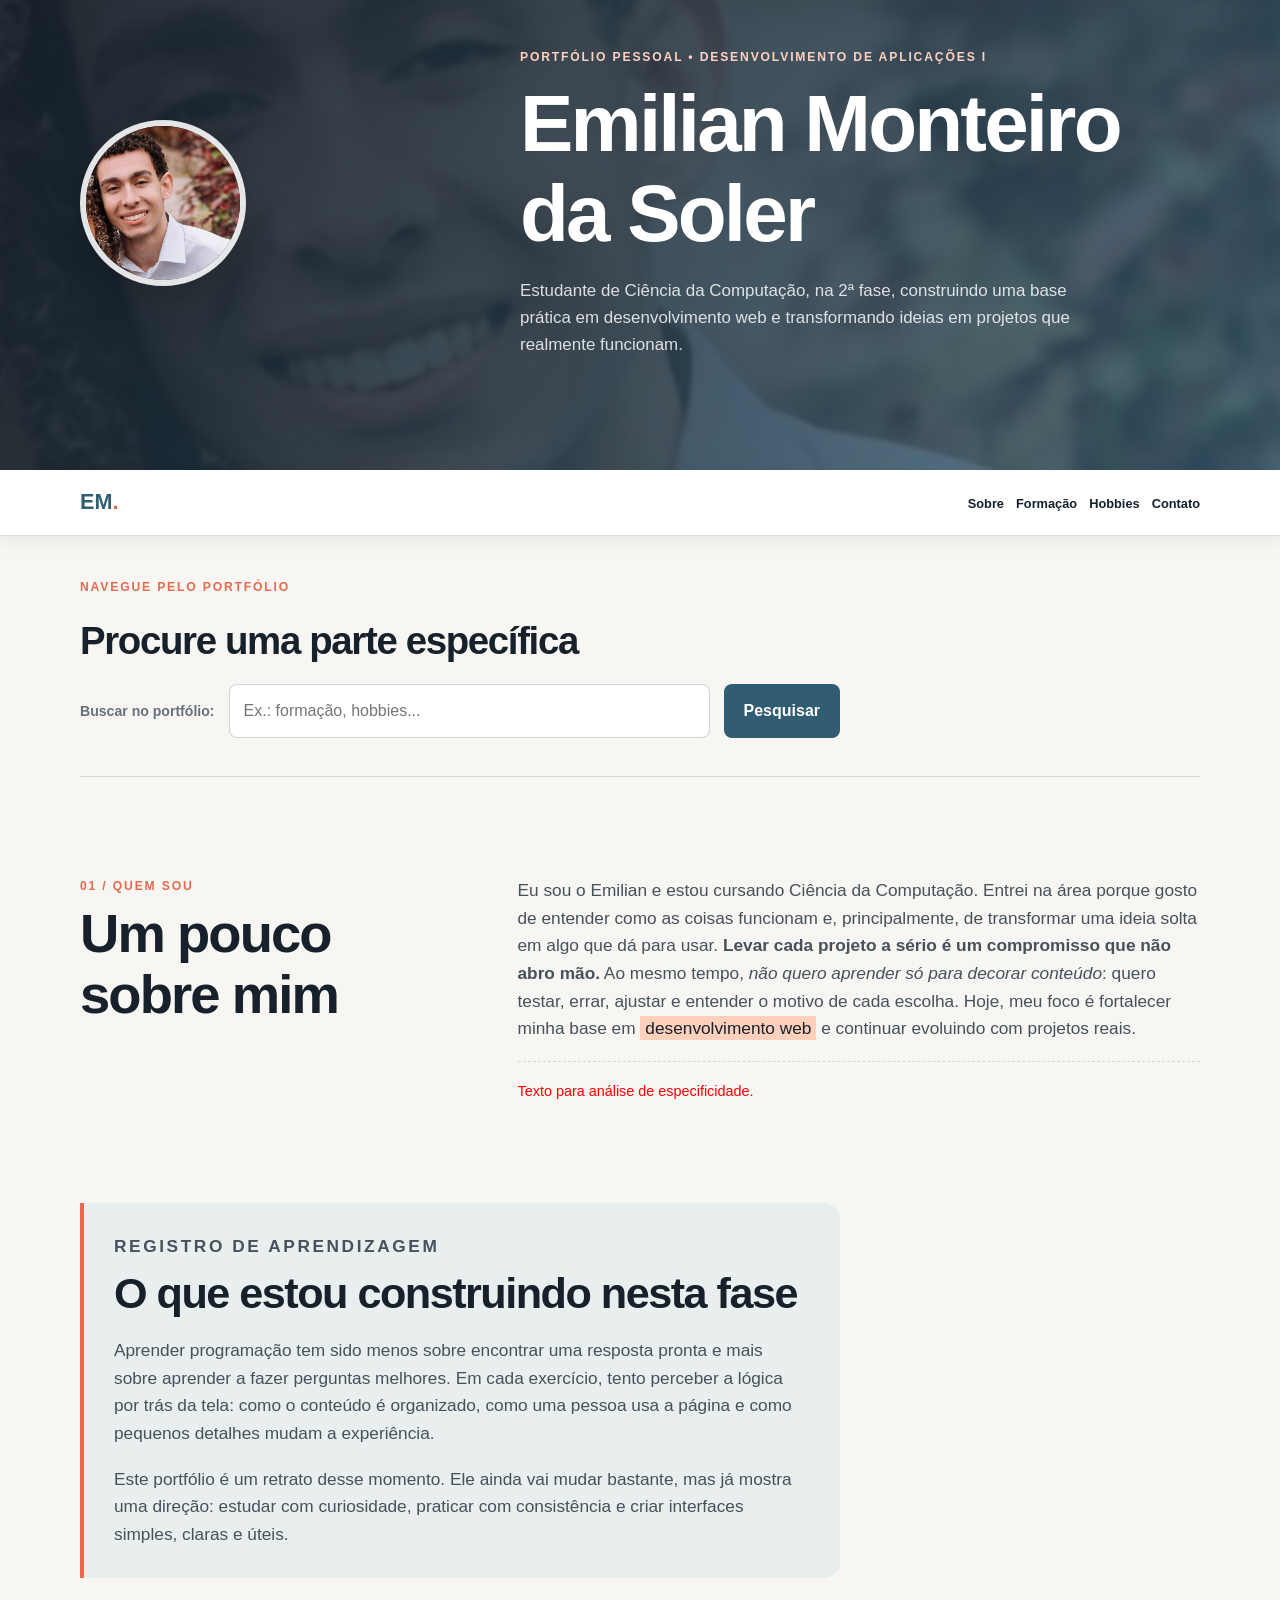
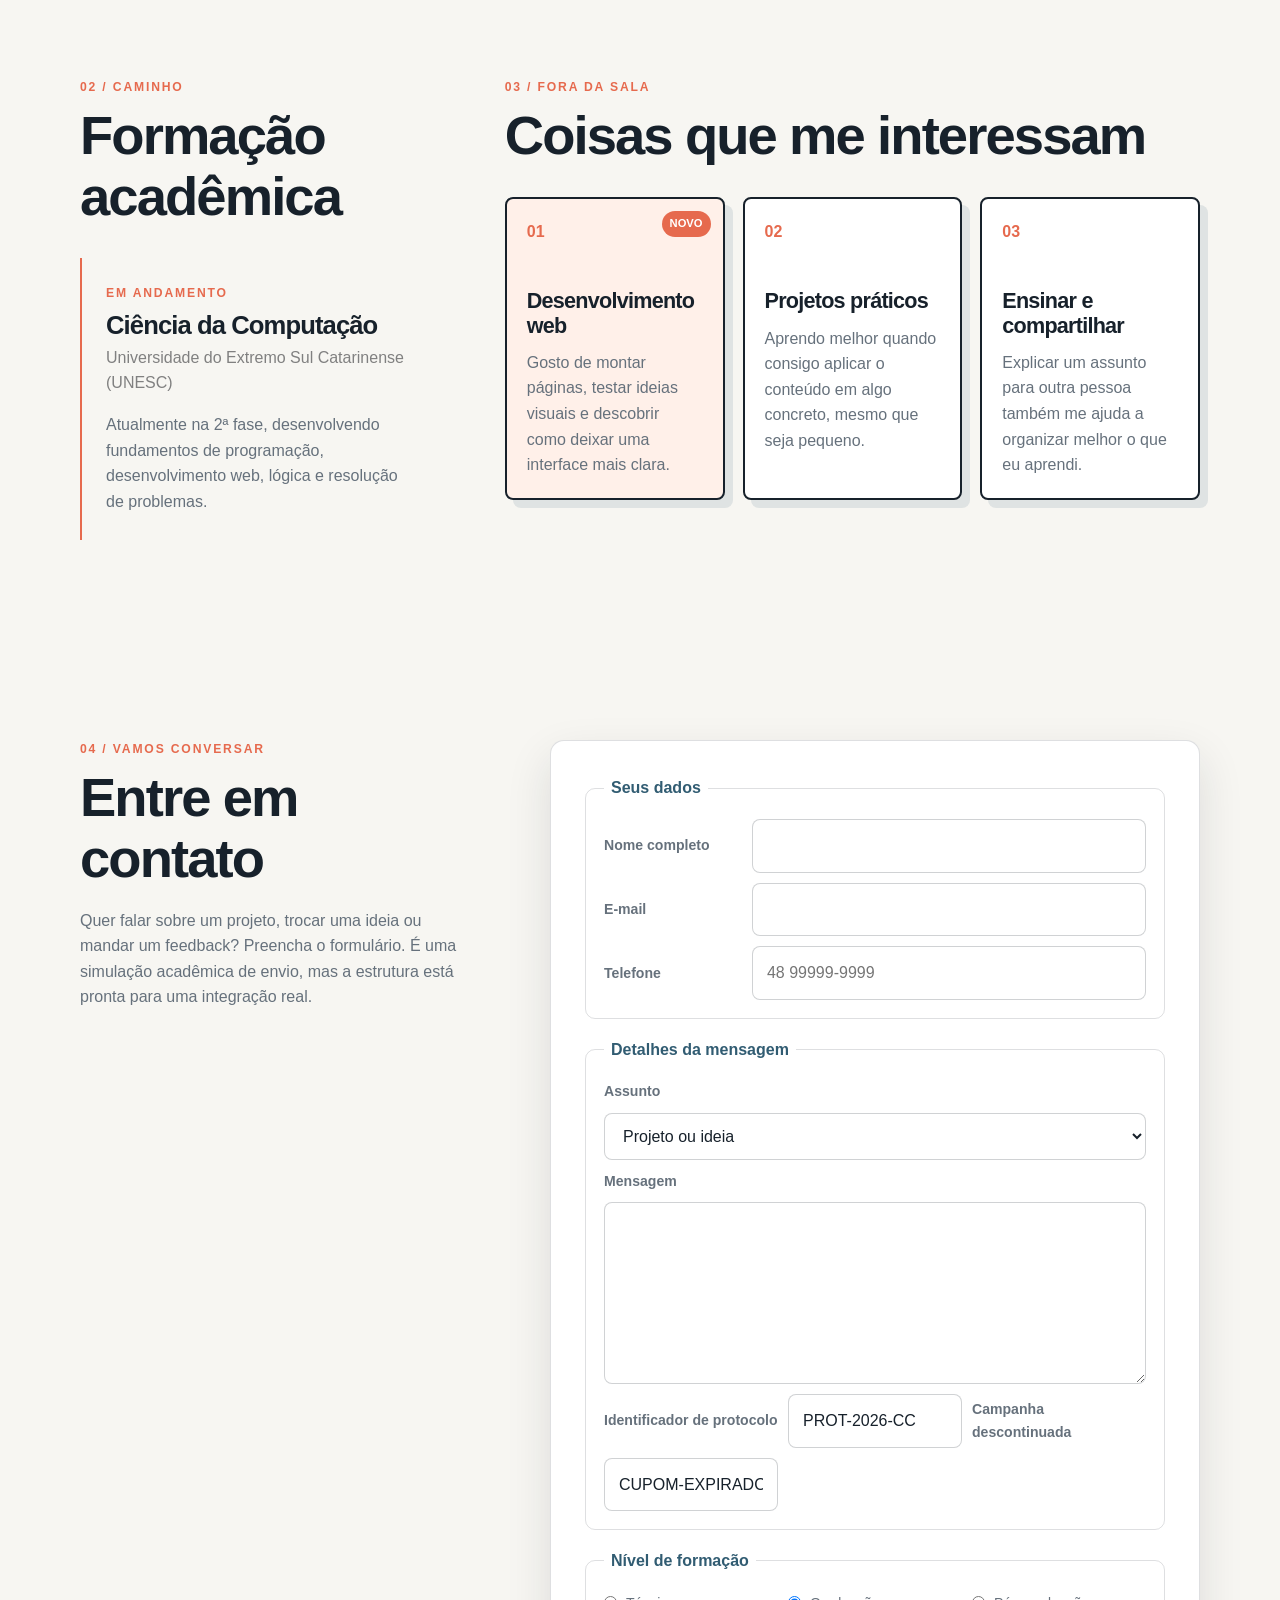
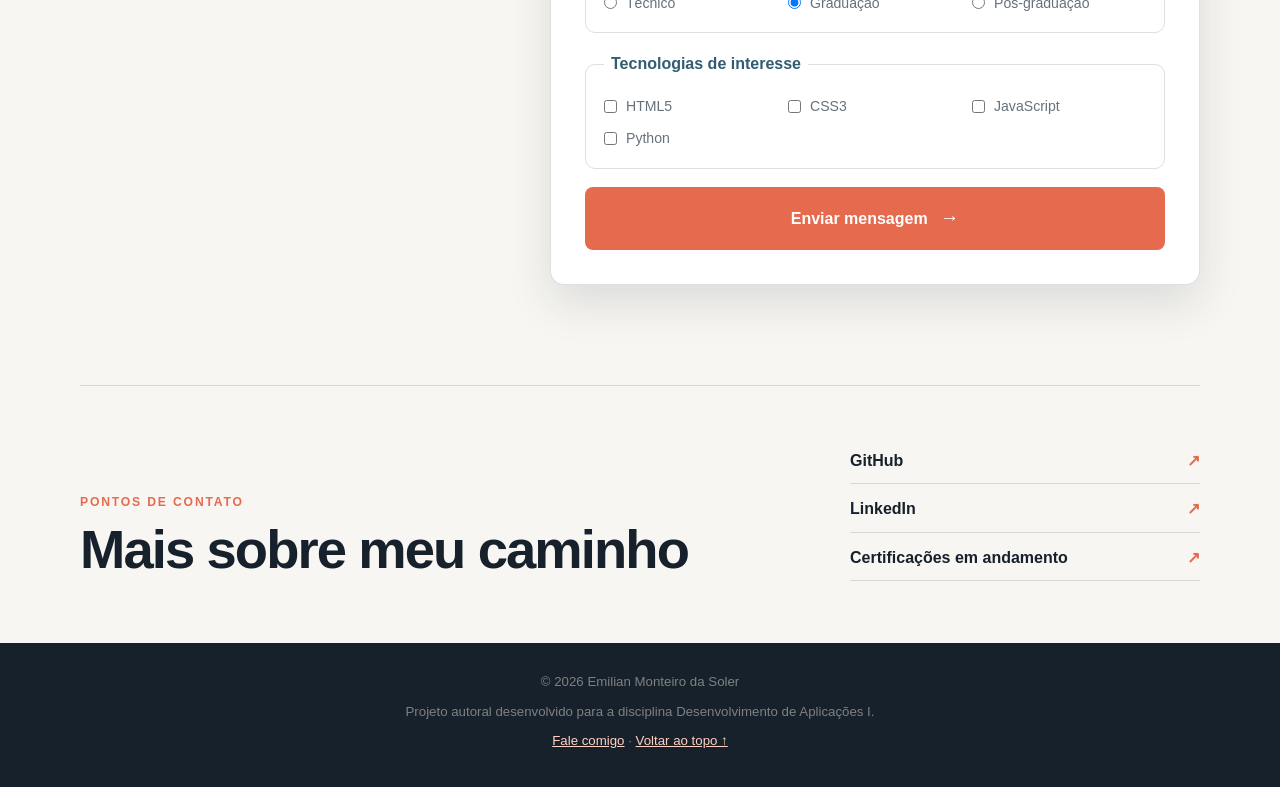
<file: index.html>
<!DOCTYPE html>
<html lang="pt-br">
<head>
    <meta charset="UTF-8">
    <meta name="viewport" content="width=device-width, initial-scale=1.0">
    <meta name="description" content="Portfólio pessoal de Emilian Monteiro da Soler, estudante de Ciência da Computação.">
    <title>Emilian Monteiro da Soler | Portfólio</title>
    <link rel="icon" type="image/x-icon" href="imagens/favicon.ico">
    <link rel="stylesheet" href="styles.css">
</head>
<body>
    <header class="hero" id="inicio">
        <section class="hero-conteudo" aria-label="Apresentação principal">
            <!-- Caminhos relativos funcionam em qualquer máquina ou servidor que contenha a mesma estrutura do projeto, enquanto caminhos absolutos dependem do sistema operacional local. -->
            <img class="foto-perfil" src="imagens/perfil.jpg" alt="Foto de perfil de Emilian Monteiro da Soler sorrindo, usando camisa branca">
            <article class="identidade">
                <p class="eyebrow">Portfólio pessoal • Desenvolvimento de Aplicações I</p>
                <h1>Emilian Monteiro da Soler</h1>
                <p class="resumo">Estudante de Ciência da Computação, na 2ª fase, construindo uma base prática em desenvolvimento web e transformando ideias em projetos que realmente funcionam.</p>
            </article>
        </section>
    </header>

    <nav aria-label="Navegação principal">
        <a class="marca-nav" href="#inicio" aria-label="Voltar ao início">EM<span>.</span></a>
        <ul>
            <li><a href="#sobre">Sobre</a></li>
            <li><a href="#formacao">Formação</a></li>
            <li><a href="#hobbies">Hobbies</a></li>
            <li><a href="#contato">Contato</a></li>
        </ul>
    </nav>

    <main>
        <section class="busca-area" aria-labelledby="titulo-busca">
            <p class="kicker">Navegue pelo portfólio</p>
            <h2 id="titulo-busca">Procure uma parte específica</h2>
            <!-- GET é adequado para buscas porque os dados ficam na query string da URL, permitindo refazer, compartilhar e referenciar a pesquisa. -->
            <form class="form-busca" action="#" method="get">
                <label for="termo_busca">Buscar no portfólio:</label>
                <input type="search" name="termo_busca" id="termo_busca" placeholder="Ex.: formação, hobbies...">
                <button type="submit" name="acao_busca">Pesquisar</button>
            </form>
        </section>

        <section id="sobre" class="secao sobre" aria-labelledby="titulo-sobre">
            <div class="secao-heading">
                <p class="kicker">01 / Quem sou</p>
                <h2 id="titulo-sobre">Um pouco sobre mim</h2>
            </div>
            <article class="texto-sobre">
                <p>Eu sou o Emilian e estou cursando Ciência da Computação. Entrei na área porque gosto de entender como as coisas funcionam e, principalmente, de transformar uma ideia solta em algo que dá para usar. <strong>Levar cada projeto a sério é um compromisso que não abro mão.</strong> Ao mesmo tempo, <em>não quero aprender só para decorar conteúdo</em>: quero testar, errar, ajustar e entender o motivo de cada escolha. Hoje, meu foco é fortalecer minha base em <mark>desenvolvimento web</mark> e continuar evoluindo com projetos reais.</p>
                <!-- strong e em comunicam importância semântica no texto; mark destaca uma relevância contextual que o leitor deve localizar visualmente. -->
                <p id="paragrafo-conflito" class="texto-teste">Texto para análise de especificidade.</p>
            </article>
        </section>

        <article class="post" aria-labelledby="titulo-post">
            <p class="kicker">Registro de aprendizagem</p>
            <h2 id="titulo-post">O que estou construindo nesta fase</h2>
            <p>Aprender programação tem sido menos sobre encontrar uma resposta pronta e mais sobre aprender a fazer perguntas melhores. Em cada exercício, tento perceber a lógica por trás da tela: como o conteúdo é organizado, como uma pessoa usa a página e como pequenos detalhes mudam a experiência.</p>
            <p>Este portfólio é um retrato desse momento. Ele ainda vai mudar bastante, mas já mostra uma direção: estudar com curiosidade, praticar com consistência e criar interfaces simples, claras e úteis.</p>
        </article>

        <!-- article representa um conteúdo autossuficiente; section agrupa conteúdos que pertencem a um mesmo tema maior. -->
        <section id="formacao" class="secao formacao-hobbies" aria-label="Formação acadêmica e hobbies">
            <section class="formacao" aria-labelledby="titulo-formacao">
                <div class="secao-heading">
                    <p class="kicker">02 / Caminho</p>
                    <h2 id="titulo-formacao">Formação acadêmica</h2>
                </div>
                <article class="timeline-item">
                    <p class="ano">Em andamento</p>
                    <h3>Ciência da Computação</h3>
                    <p>Universidade do Extremo Sul Catarinense (UNESC)</p>
                    <p class="muted">Atualmente na 2ª fase, desenvolvendo fundamentos de programação, desenvolvimento web, lógica e resolução de problemas.</p>
                </article>
            </section>

            <section id="hobbies" class="hobbies" aria-labelledby="titulo-hobbies">
                <div class="secao-heading">
                    <p class="kicker">03 / Fora da sala</p>
                    <h2 id="titulo-hobbies">Coisas que me interessam</h2>
                </div>
                <div class="cards">
                    <article class="card card-destaque">
                        <span class="badge-novo">Novo</span>
                        <span class="card-numero">01</span>
                        <h3>Desenvolvimento web</h3>
                        <p>Gosto de montar páginas, testar ideias visuais e descobrir como deixar uma interface mais clara.</p>
                    </article>
                    <article class="card">
                        <span class="card-numero">02</span>
                        <h3>Projetos práticos</h3>
                        <p>Aprendo melhor quando consigo aplicar o conteúdo em algo concreto, mesmo que seja pequeno.</p>
                    </article>
                    <article class="card">
                        <span class="card-numero">03</span>
                        <h3>Ensinar e compartilhar</h3>
                        <p>Explicar um assunto para outra pessoa também me ajuda a organizar melhor o que eu aprendi.</p>
                    </article>
                </div>
            </section>
        </section>

        <section class="secao contato-layout" id="contato" aria-labelledby="titulo-contato">
            <div class="secao-heading">
                <p class="kicker">04 / Vamos conversar</p>
                <h2 id="titulo-contato">Entre em contato</h2>
                <p class="intro-contato">Quer falar sobre um projeto, trocar uma ideia ou mandar um feedback? Preencha o formulário. É uma simulação acadêmica de envio, mas a estrutura está pronta para uma integração real.</p>
            </div>

            <form id="formulario-contato" class="form-contato" action="#" method="post">
                <!-- POST é obrigatório para mensagens e dados transacionais porque envia o conteúdo no corpo da requisição, sem expô-lo na URL como o GET. -->
                <fieldset>
                    <legend>Seus dados</legend>
                    <label for="nome">Nome completo</label>
                    <input type="text" name="nome" id="nome" minlength="3" required autocomplete="name">

                    <label for="email">E-mail</label>
                    <input type="email" name="email" id="email" required autocomplete="email">

                    <label for="telefone">Telefone</label>
                    <input type="tel" name="telefone" id="telefone" pattern="[0-9]{2} [0-9]{5}-[0-9]{4}" placeholder="48 99999-9999" autocomplete="tel">
                </fieldset>

                <fieldset>
                    <legend>Detalhes da mensagem</legend>
                    <label for="assunto">Assunto</label>
                    <select name="assunto" id="assunto">
                        <option value="projeto">Projeto ou ideia</option>
                        <option value="feedback">Feedback sobre o portfólio</option>
                        <option value="parceria">Parceria</option>
                        <option value="outro">Outro assunto</option>
                    </select>

                    <label for="mensagem">Mensagem</label>
                    <textarea name="mensagem" id="mensagem" rows="6" required></textarea>

                    <label for="protocolo">Identificador de protocolo</label>
                    <input type="text" name="protocolo" id="protocolo" value="PROT-2026-CC" readonly>

                    <label for="campanha">Campanha descontinuada</label>
                    <input type="text" name="campanha" id="campanha" value="CUPOM-EXPIRADO" disabled>
                </fieldset>

                <fieldset>
                    <legend>Nível de formação</legend>
                    <label class="opcao" for="formacao-tecnico"><input type="radio" name="nivel_formacao" id="formacao-tecnico" value="tecnico"> Técnico</label>
                    <label class="opcao" for="formacao-graduacao"><input type="radio" name="nivel_formacao" id="formacao-graduacao" value="graduacao" checked> Graduação</label>
                    <label class="opcao" for="formacao-pos"><input type="radio" name="nivel_formacao" id="formacao-pos" value="pos-graduacao"> Pós-graduação</label>
                </fieldset>

                <fieldset>
                    <legend>Tecnologias de interesse</legend>
                    <label class="opcao" for="tec-html"><input type="checkbox" name="tecnologias[]" id="tec-html" value="html5"> HTML5</label>
                    <label class="opcao" for="tec-css"><input type="checkbox" name="tecnologias[]" id="tec-css" value="css3"> CSS3</label>
                    <label class="opcao" for="tec-js"><input type="checkbox" name="tecnologias[]" id="tec-js" value="javascript"> JavaScript</label>
                    <label class="opcao" for="tec-python"><input type="checkbox" name="tecnologias[]" id="tec-python" value="python"> Python</label>
                </fieldset>

                <!-- Sem name, o campo não é incluído no conjunto de controles bem-sucedidos e seu valor não é enviado na requisição HTTP. -->
                <!-- readonly mostra o valor, impede edição e ainda envia o dado; disabled bloqueia a interação e também exclui o campo do envio. -->
                <button class="botao-enviar" type="submit" name="acao_contato">Enviar mensagem <span aria-hidden="true">→</span></button>
            </form>
        </section>
    </main>

    <aside class="aside-links" aria-labelledby="titulo-links">
        <div>
            <p class="kicker">Pontos de contato</p>
            <h2 id="titulo-links">Mais sobre meu caminho</h2>
        </div>
        <ul>
            <li><a href="https://github.com/" target="_blank" rel="noopener noreferrer">GitHub <span>↗</span></a></li>
            <li><a href="https://www.linkedin.com/" target="_blank" rel="noopener noreferrer">LinkedIn <span>↗</span></a></li>
            <li><a href="https://www.coursera.org/" target="_blank" rel="noopener noreferrer">Certificações em andamento <span>↗</span></a></li>
        </ul>
    </aside>

    <footer>
        <p>© 2026 Emilian Monteiro da Soler</p>
        <p>Projeto autoral desenvolvido para a disciplina Desenvolvimento de Aplicações I.</p>
        <p><a href="#contato">Fale comigo</a> · <a href="#inicio">Voltar ao topo ↑</a></p>
    </footer>
</body>
</html>
</file>
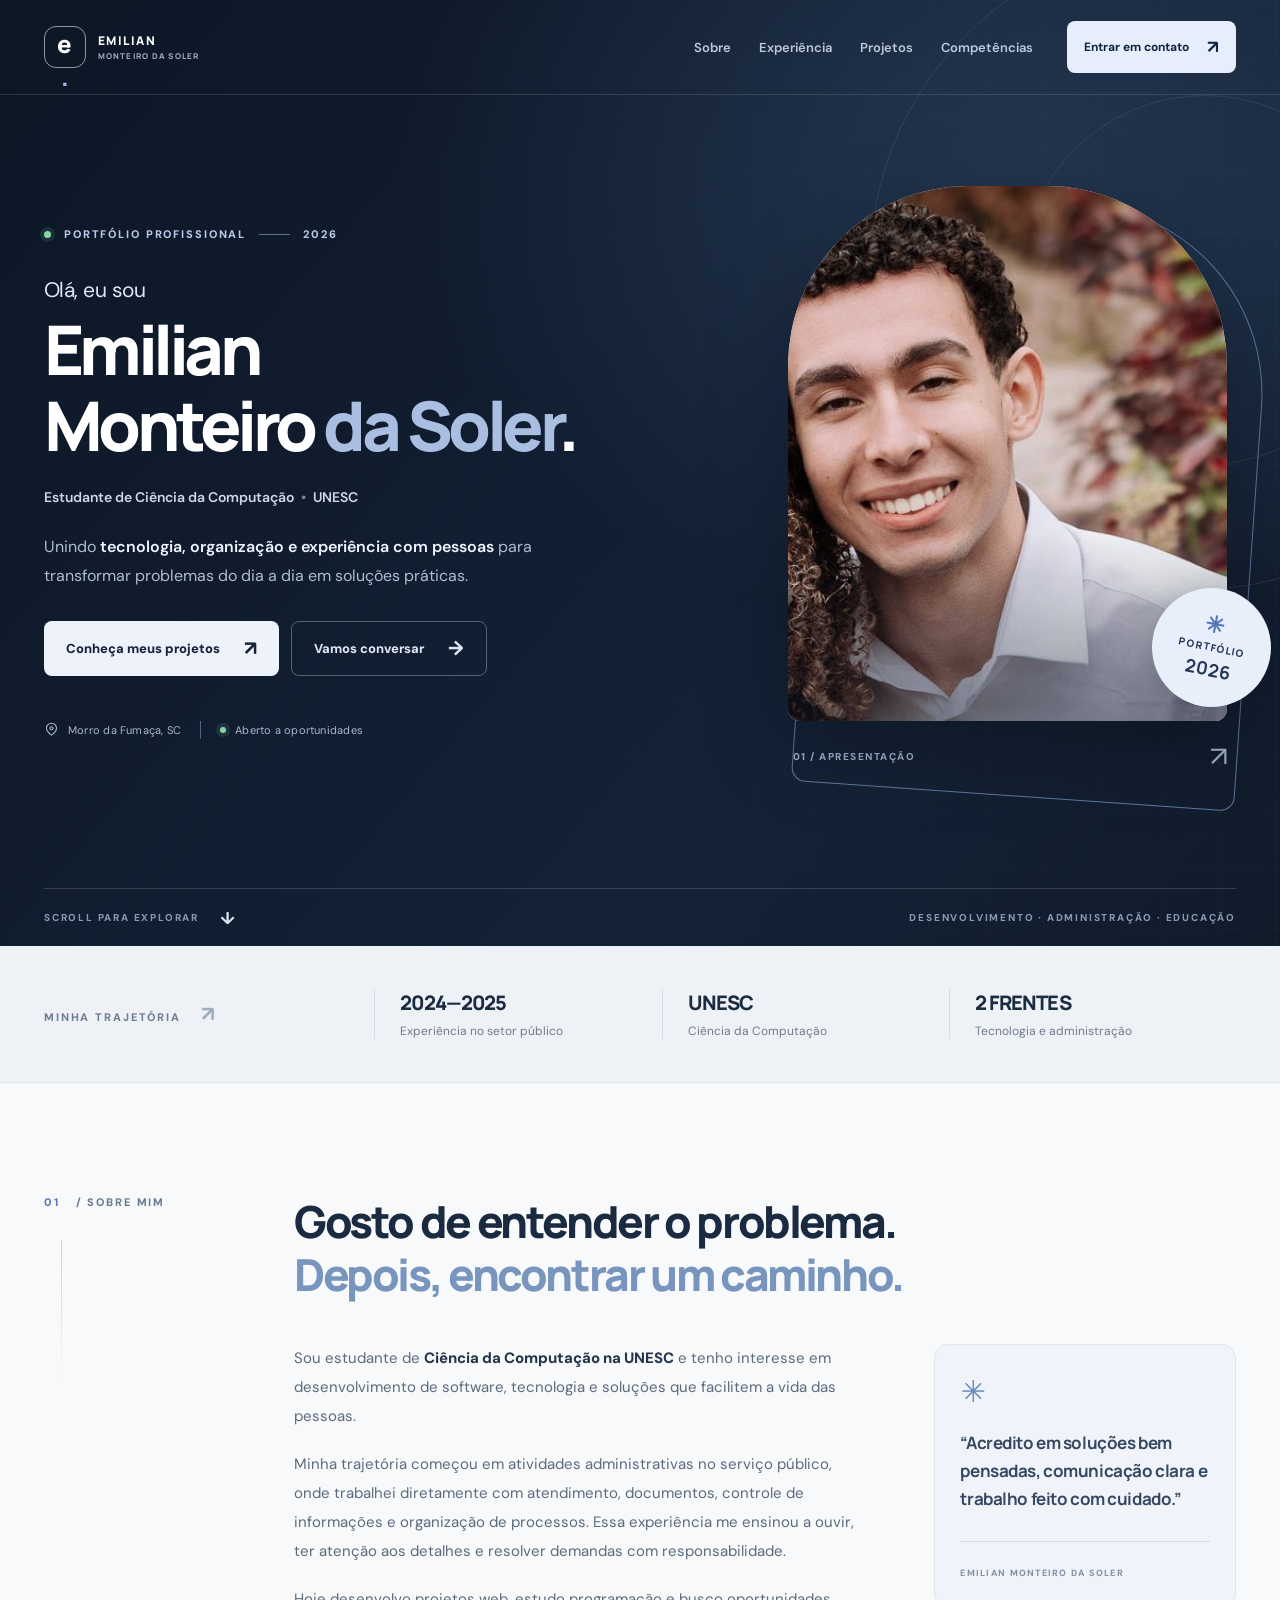
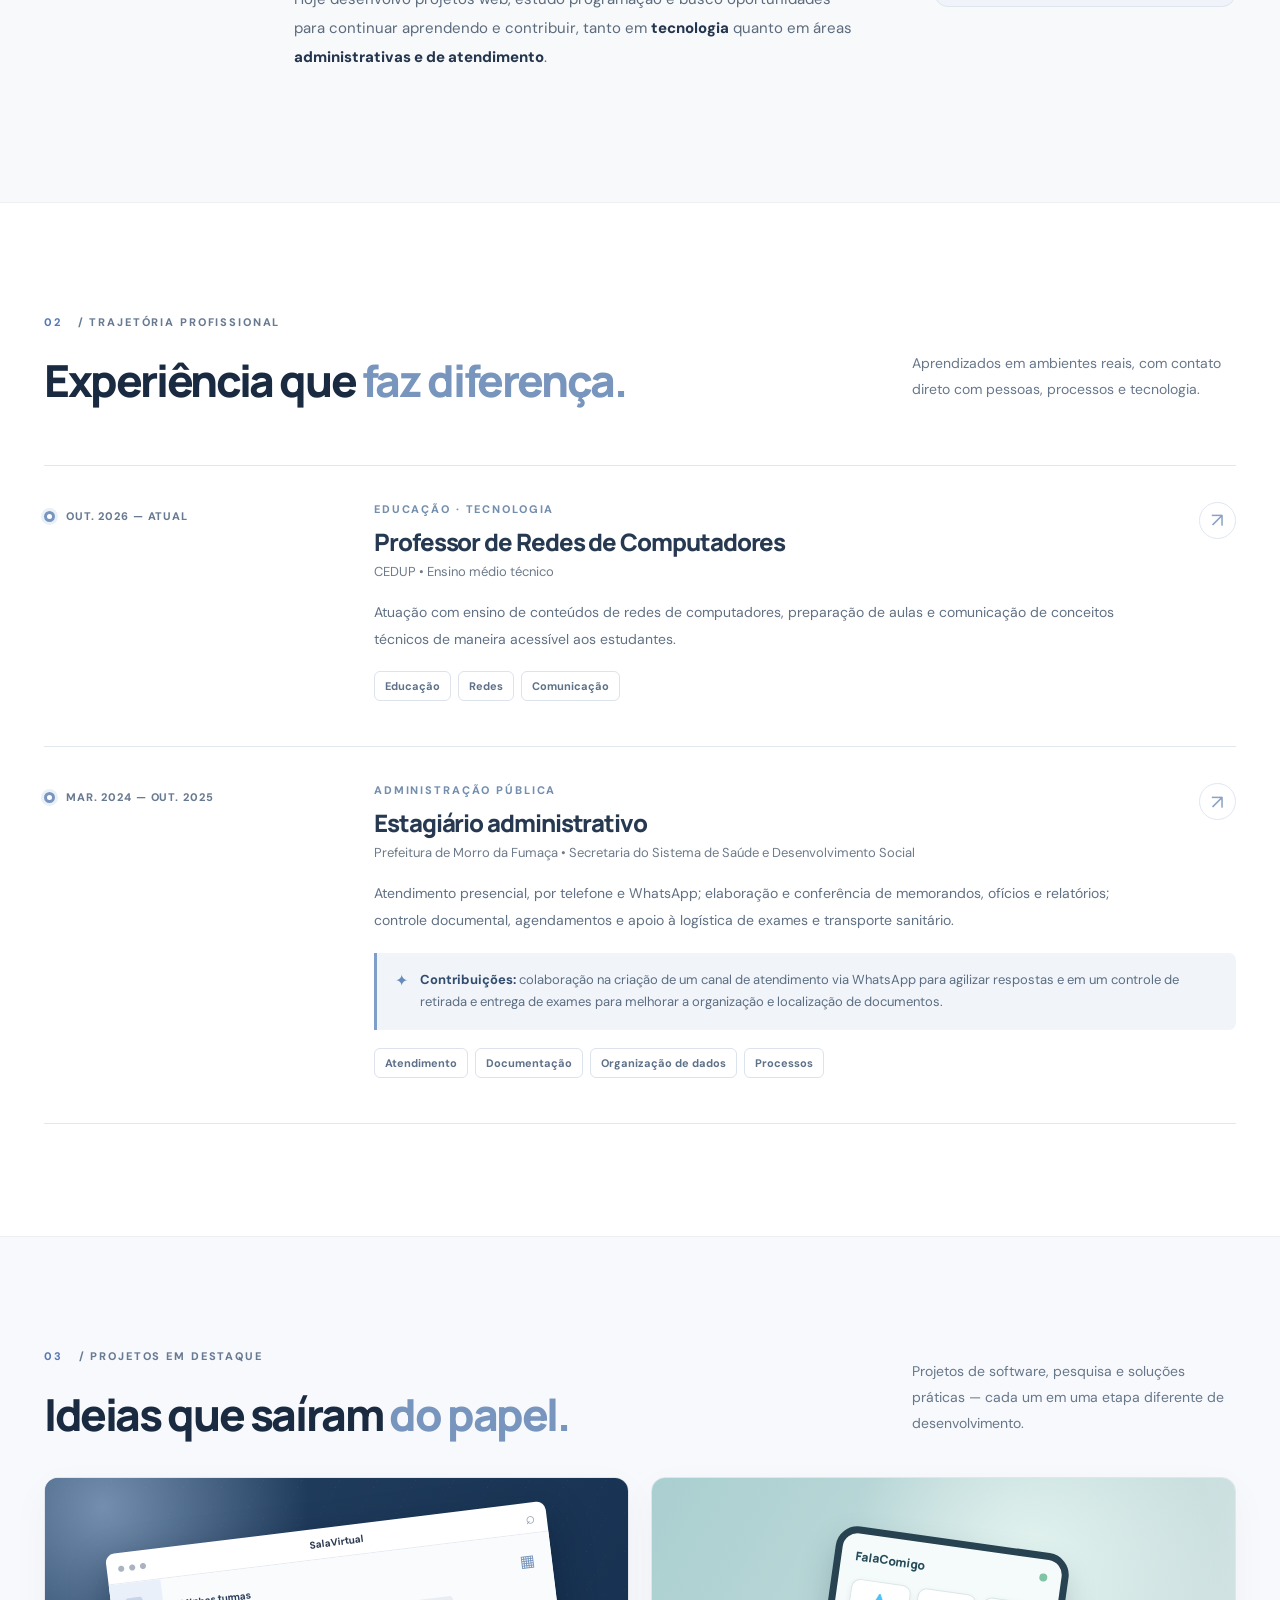
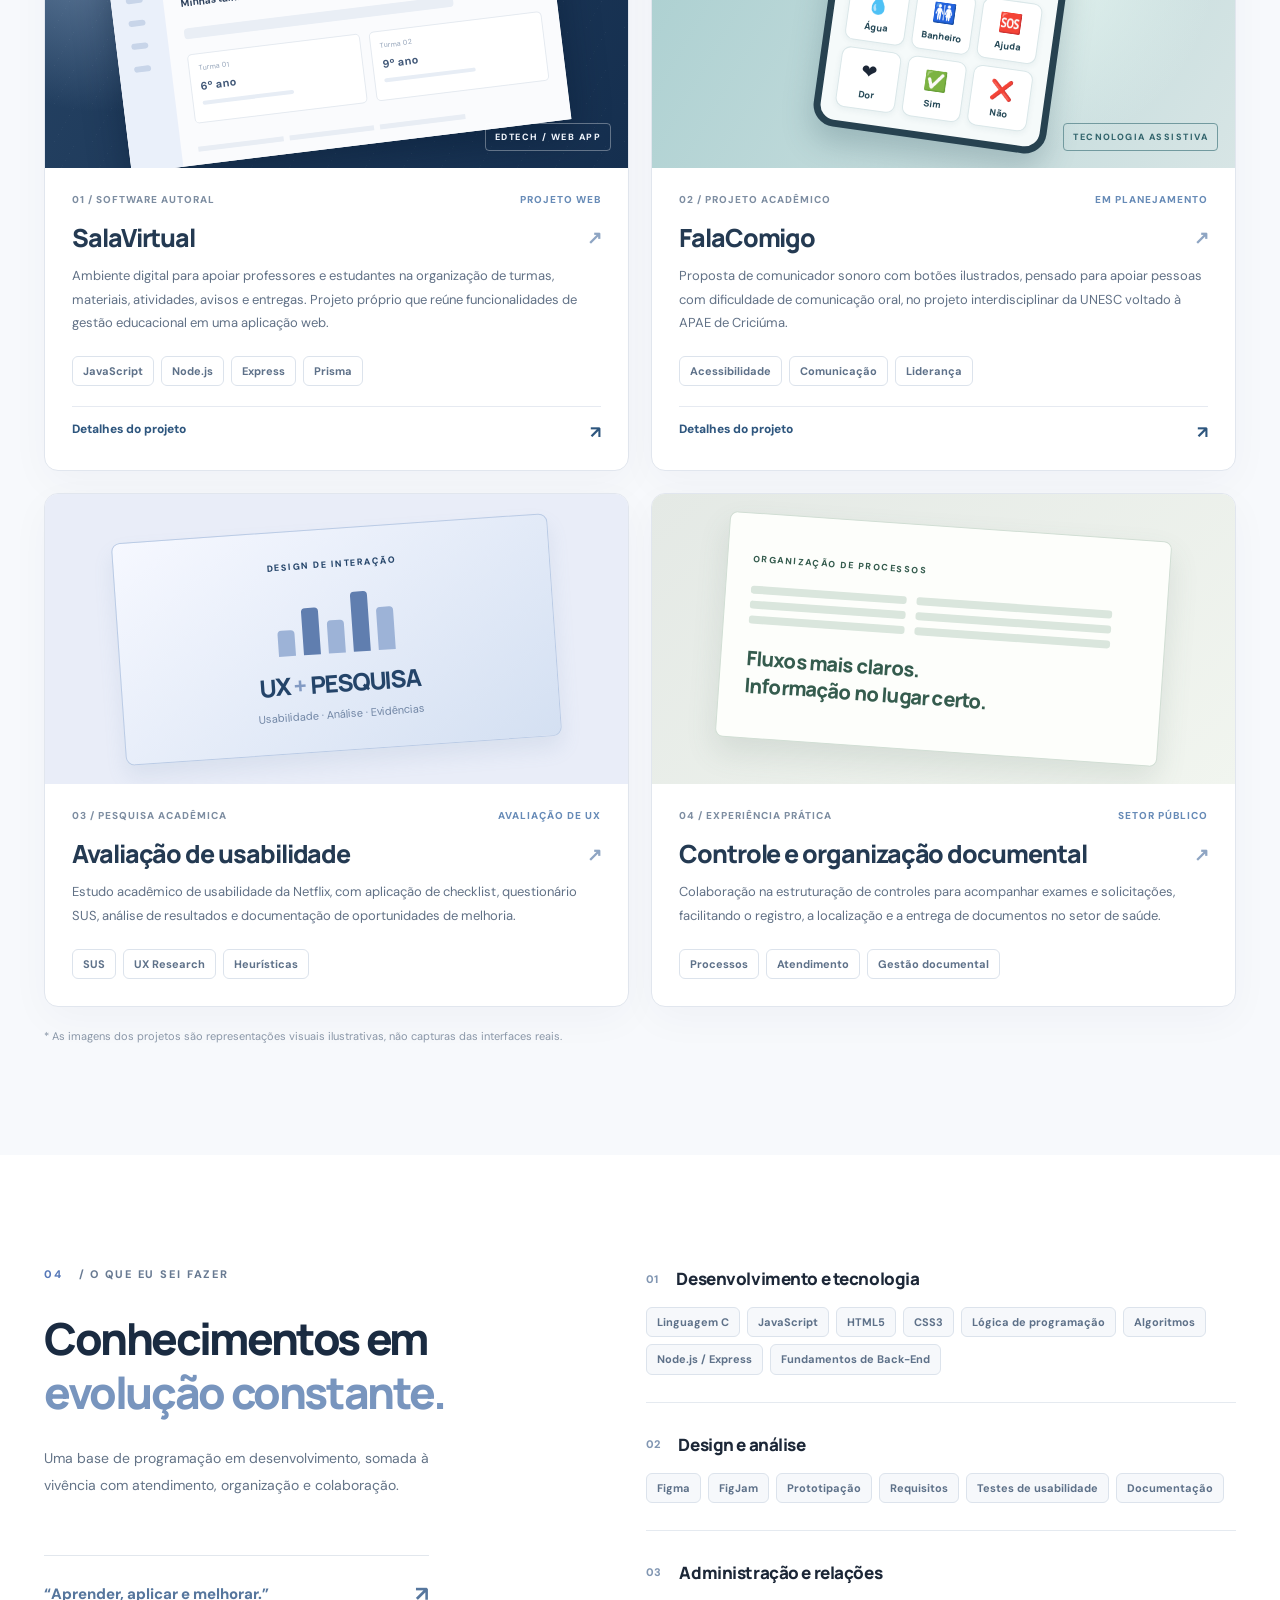
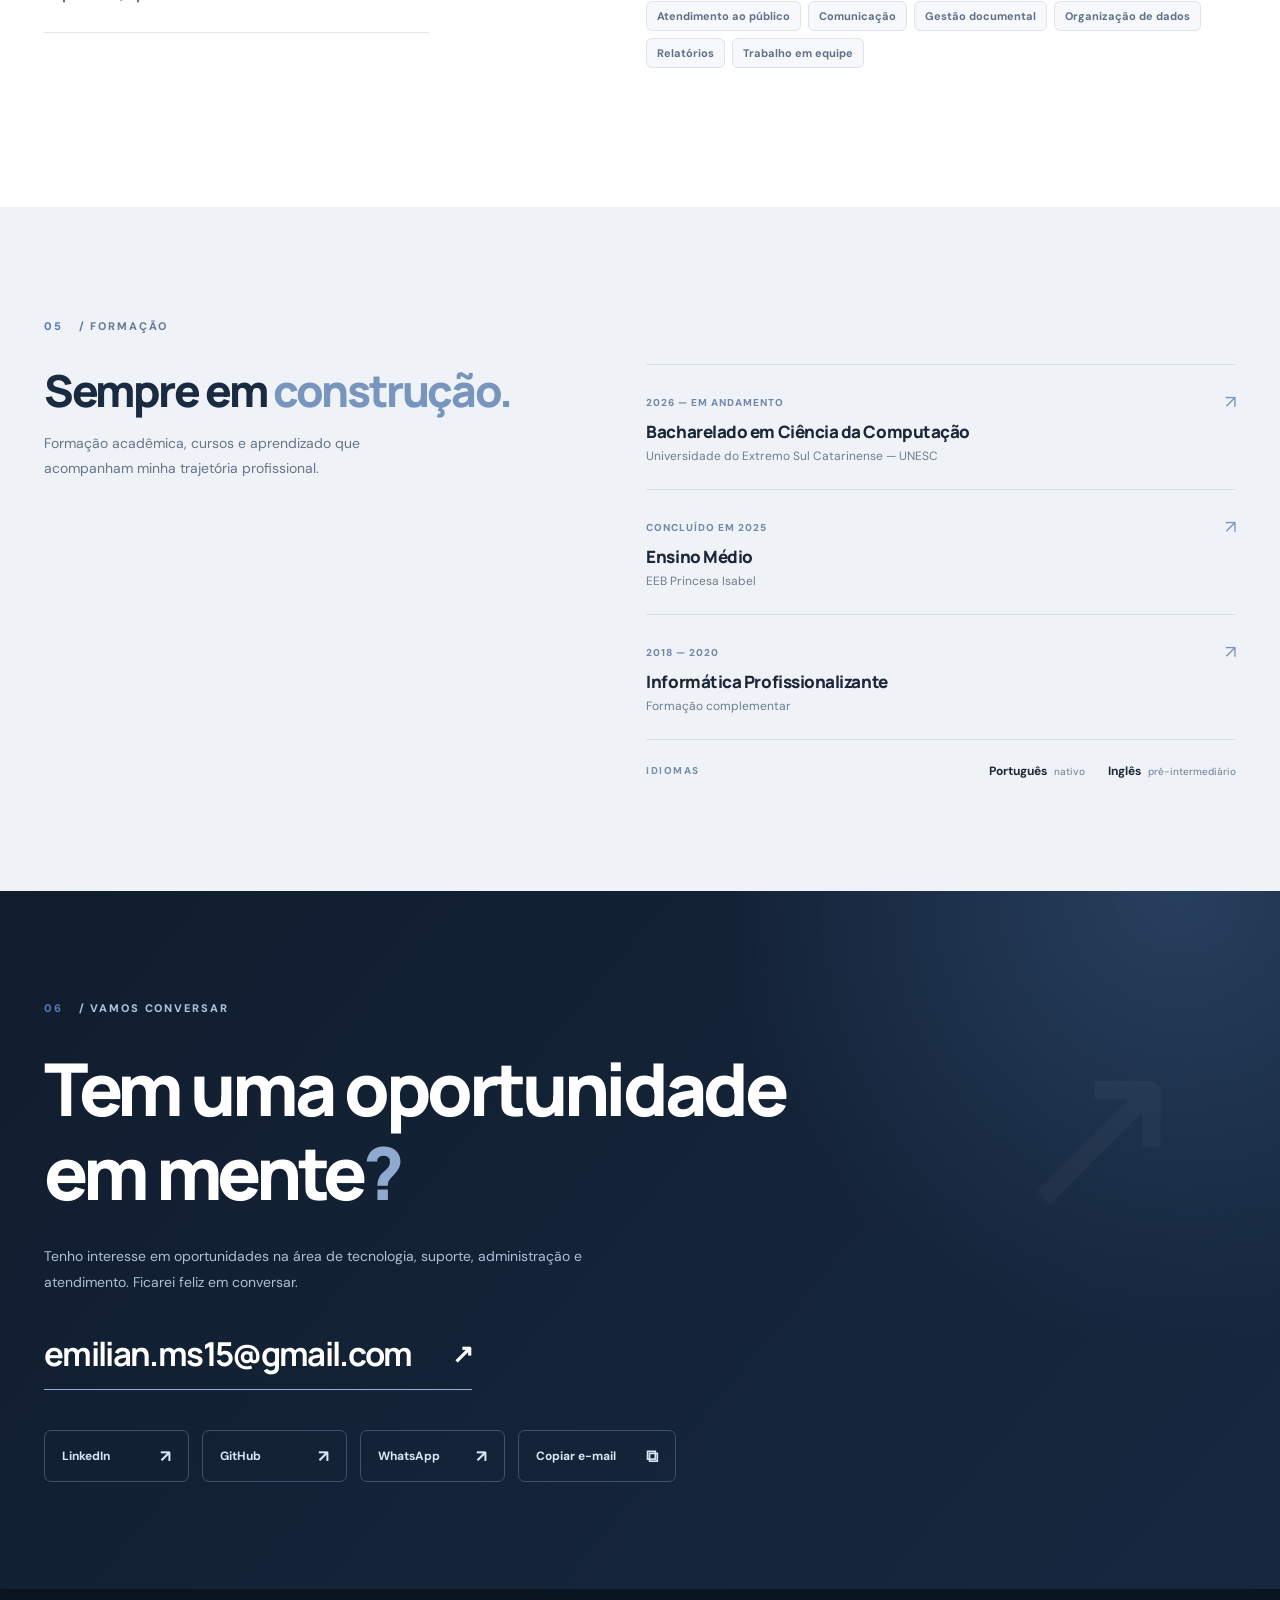
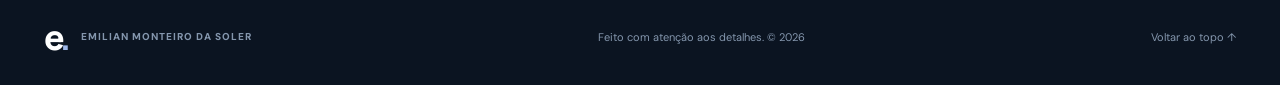
<file: curriculo/index.html>
<!doctype html>
<html lang="pt-BR">
<head>
  <meta charset="UTF-8">
  <meta name="viewport" content="width=device-width, initial-scale=1">
  <meta name="theme-color" content="#0d1726">
  <meta name="description" content="Portfólio de Emilian Monteiro da Soler. Estudante de Ciência da Computação na UNESC, com experiência administrativa, atendimento e projetos de desenvolvimento de software.">
  <meta property="og:type" content="website">
  <meta property="og:locale" content="pt_BR">
  <meta property="og:title" content="Emilian Monteiro da Soler | Portfólio">
  <meta property="og:description" content="Tecnologia, organização e soluções que fazem sentido. Conheça minha trajetória, experiência e projetos.">
  <meta property="og:image" content="https://2335em.github.io/portfolio-estudante/curriculo/assets/foto-emilian.jpg">
  <meta property="og:url" content="https://2335em.github.io/portfolio-estudante/curriculo/">
  <link rel="canonical" href="https://2335em.github.io/portfolio-estudante/curriculo/">
  <link rel="icon" type="image/svg+xml" href="assets/favicon.svg">
  <link rel="preconnect" href="https://fonts.googleapis.com">
  <link rel="preconnect" href="https://fonts.gstatic.com" crossorigin>
  <link href="https://fonts.googleapis.com/css2?family=DM+Sans:wght@400;500;600;700&family=Manrope:wght@400;500;600;700;800&display=swap" rel="stylesheet">
  <title>Emilian Monteiro da Soler — Portfólio profissional</title>
  <link rel="stylesheet" href="styles.css">
  <script defer src="script.js"></script>
</head>
<body>
<a class="skip-link" href="#conteudo">Ir para o conteúdo</a>
<div class="page-shell">
  <header class="header" id="topo">
    <div class="container header-inner">
      <a class="brand" href="#topo" aria-label="Emilian, início do portfólio"><span class="brand-mark">e<span>.</span></span><span class="brand-name">EMILIAN <small>MONTEIRO DA SOLER</small></span></a>
      <nav class="desktop-nav" aria-label="Menu principal"><a href="#sobre">Sobre</a><a href="#experiencia">Experiência</a><a href="#projetos">Projetos</a><a href="#competencias">Competências</a></nav>
      <a class="header-contact" href="#contato">Entrar em contato <span aria-hidden="true">↗</span></a>
      <button class="menu-toggle" id="menu-toggle" type="button" aria-label="Abrir menu" aria-expanded="false" aria-controls="mobile-nav"><span></span><span></span><span></span></button>
    </div>
    <nav class="mobile-nav" id="mobile-nav" aria-label="Menu para celular" hidden><a href="#sobre">Sobre</a><a href="#experiencia">Experiência</a><a href="#projetos">Projetos</a><a href="#competencias">Competências</a><a href="#contato">Contato</a></nav>
  </header>

  <main id="conteudo">
    <section class="hero" aria-labelledby="hero-title">
      <div class="hero-orb hero-orb-one" aria-hidden="true"></div><div class="hero-orb hero-orb-two" aria-hidden="true"></div>
      <div class="container hero-grid">
        <div class="hero-copy">
          <div class="eyebrow hero-eyebrow"><span class="status-dot"></span> PORTFÓLIO PROFISSIONAL <span class="eyebrow-line"></span> 2026</div>
          <p class="hero-intro">Olá, eu sou</p>
          <h1 id="hero-title">Emilian<br>Monteiro <span>da Soler<span class="hero-period">.</span></span></h1>
          <p class="hero-role">Estudante de Ciência da Computação <span>•</span> UNESC</p>
          <p class="hero-lead">Unindo <strong>tecnologia, organização e experiência com pessoas</strong> para transformar problemas do dia a dia em soluções práticas.</p>
          <div class="hero-actions"><a class="btn btn-primary" href="#projetos">Conheça meus projetos <span aria-hidden="true">↗</span></a><a class="btn btn-outline" href="#contato">Vamos conversar <span aria-hidden="true">→</span></a></div>
          <div class="hero-meta"><span><svg viewBox="0 0 24 24" aria-hidden="true"><path d="M20 10c0 5-8 11-8 11S4 15 4 10a8 8 0 1 1 16 0Z"/><circle cx="12" cy="10" r="2.5"/></svg>Morro da Fumaça, SC</span><span class="meta-divider"></span><span><span class="availability-dot"></span> Aberto a oportunidades</span></div>
        </div>
        <div class="portrait-wrap">
          <div class="portrait-decoration" aria-hidden="true"></div>
          <div class="portrait-frame"><img src="assets/foto-emilian.jpg" alt="Fotografia de Emilian Monteiro da Soler, sorrindo e vestindo camisa branca" fetchpriority="high" width="565" height="566"></div>
          <div class="portrait-stamp"><span class="stamp-star">✳</span><span>PORTFÓLIO<br><strong>2026</strong></span></div>
          <div class="portrait-caption"><span class="caption-index">01 / APRESENTAÇÃO</span><span class="caption-flourish" aria-hidden="true">↗</span></div>
        </div>
      </div>
      <div class="hero-edge container"><span>SCROLL PARA EXPLORAR</span><span aria-hidden="true">↓</span><span>DESENVOLVIMENTO · ADMINISTRAÇÃO · EDUCAÇÃO</span></div>
    </section>

    <section class="overview" aria-label="Resumo profissional"><div class="container overview-grid"><div class="overview-label">MINHA TRAJETÓRIA <span aria-hidden="true">↗</span></div><div class="overview-item"><b>2024—2025</b><span>Experiência no setor público</span></div><div class="overview-item"><b>UNESC</b><span>Ciência da Computação</span></div><div class="overview-item"><b>2 FRENTES</b><span>Tecnologia e administração</span></div></div></section>

    <section class="section about-section" id="sobre" aria-labelledby="about-title"><div class="container about-grid"><div class="section-aside"><p class="section-kicker"><span>01</span> / SOBRE MIM</p><div class="vertical-line" aria-hidden="true"></div></div><div class="section-main"><h2 class="section-title" id="about-title">Gosto de entender o problema.<br><em>Depois, encontrar um caminho.</em></h2><div class="about-columns"><div><p>Sou estudante de <strong>Ciência da Computação na UNESC</strong> e tenho interesse em desenvolvimento de software, tecnologia e soluções que facilitem a vida das pessoas.</p><p>Minha trajetória começou em atividades administrativas no serviço público, onde trabalhei diretamente com atendimento, documentos, controle de informações e organização de processos. Essa experiência me ensinou a ouvir, ter atenção aos detalhes e resolver demandas com responsabilidade.</p><p>Hoje desenvolvo projetos web, estudo programação e busco oportunidades para continuar aprendendo e contribuir, tanto em <strong>tecnologia</strong> quanto em áreas <strong>administrativas e de atendimento</strong>.</p></div><div class="about-note"><span class="note-icon">✳</span><p>“Acredito em soluções bem pensadas, comunicação clara e trabalho feito com cuidado.”</p><div class="note-rule"></div><span>EMILIAN MONTEIRO DA SOLER</span></div></div></div></div></section>

    <section class="section experience-section" id="experiencia" aria-labelledby="experience-title"><div class="container"><div class="section-head"><div><p class="section-kicker"><span>02</span> / TRAJETÓRIA PROFISSIONAL</p><h2 class="section-title" id="experience-title">Experiência que <em>faz diferença.</em></h2></div><p>Aprendizados em ambientes reais, com contato direto com pessoas, processos e tecnologia.</p></div><div class="timeline">
      <article class="timeline-item"><div class="timeline-date"><span class="timeline-bullet"></span> OUT. 2026 — ATUAL</div><div class="timeline-content"><div class="timeline-top"><div><p class="overline">EDUCAÇÃO · TECNOLOGIA</p><h3>Professor de Redes de Computadores</h3><p class="workplace">CEDUP • Ensino médio técnico</p></div><span class="work-icon" aria-hidden="true">↗</span></div><p>Atuação com ensino de conteúdos de redes de computadores, preparação de aulas e comunicação de conceitos técnicos de maneira acessível aos estudantes.</p><div class="tag-row"><span>Educação</span><span>Redes</span><span>Comunicação</span></div></div></article>
      <article class="timeline-item"><div class="timeline-date"><span class="timeline-bullet"></span> MAR. 2024 — OUT. 2025</div><div class="timeline-content"><div class="timeline-top"><div><p class="overline">ADMINISTRAÇÃO PÚBLICA</p><h3>Estagiário administrativo</h3><p class="workplace">Prefeitura de Morro da Fumaça • Secretaria do Sistema de Saúde e Desenvolvimento Social</p></div><span class="work-icon" aria-hidden="true">↗</span></div><p>Atendimento presencial, por telefone e WhatsApp; elaboração e conferência de memorandos, ofícios e relatórios; controle documental, agendamentos e apoio à logística de exames e transporte sanitário.</p><div class="outcome"><span class="outcome-icon">✦</span><p><strong>Contribuições:</strong> colaboração na criação de um canal de atendimento via WhatsApp para agilizar respostas e em um controle de retirada e entrega de exames para melhorar a organização e localização de documentos.</p></div><div class="tag-row"><span>Atendimento</span><span>Documentação</span><span>Organização de dados</span><span>Processos</span></div></div></article>
    </div></div></section>

    <section class="section projects-section" id="projetos" aria-labelledby="projects-title"><div class="container"><div class="section-head projects-head"><div><p class="section-kicker"><span>03</span> / PROJETOS EM DESTAQUE</p><h2 class="section-title" id="projects-title">Ideias que saíram <em>do papel.</em></h2></div><p>Projetos de software, pesquisa e soluções práticas — cada um em uma etapa diferente de desenvolvimento.</p></div>
      <div class="project-grid">
        <article class="project-card project-main"><div class="project-art sala-art" aria-label="Ilustração conceitual da interface da SalaVirtual" role="img"><div class="mock-browser"><div class="mock-top"><span class="mock-dots">● ● ●</span><b>SalaVirtual</b><span class="mock-search">⌕</span></div><div class="mock-body"><div class="mock-sidebar"><i></i><i></i><i></i><i></i></div><div class="mock-content"><div class="mock-title"><b>Minhas turmas</b><span>▦</span></div><div class="mock-filter"></div><div class="mock-class-grid"><div><span>Turma 01</span><b>6º ano</b><i></i></div><div><span>Turma 02</span><b>9º ano</b><i></i></div></div><div class="mock-lower"><i></i><i></i><i></i></div></div></div></div><span class="art-label">EDTECH / WEB APP</span></div><div class="project-info"><div class="project-meta"><span>01 / SOFTWARE AUTORAL</span><span>PROJETO WEB</span></div><h3>SalaVirtual <span aria-hidden="true">↗</span></h3><p>Ambiente digital para apoiar professores e estudantes na organização de turmas, materiais, atividades, avisos e entregas. Projeto próprio que reúne funcionalidades de gestão educacional em uma aplicação web.</p><div class="project-bottom"><div class="tag-row"><span>JavaScript</span><span>Node.js</span><span>Express</span><span>Prisma</span></div><button class="text-action" type="button" data-detail="salavirtual" aria-expanded="false">Detalhes do projeto <span aria-hidden="true">↗</span></button></div><div class="project-detail" id="detail-salavirtual" hidden><strong>Sobre o desenvolvimento</strong><p>Estrutura com perfis de professor e estudante, autenticação, gerenciamento de turmas e atualizações em tempo real com Server-Sent Events (SSE). Banco de dados com SQLite e Prisma.</p></div></div></article>
        <article class="project-card"><div class="project-art fala-art" aria-label="Ilustração conceitual do comunicador sonoro FalaComigo" role="img"><div class="device"><div class="device-top"><span>FalaComigo</span><i></i></div><div class="device-grid"><div><span>💧</span><small>Água</small></div><div><span>🚻</span><small>Banheiro</small></div><div><span>🆘</span><small>Ajuda</small></div><div><span>❤️</span><small>Dor</small></div><div><span>✅</span><small>Sim</small></div><div><span>❌</span><small>Não</small></div></div></div><span class="art-label">TECNOLOGIA ASSISTIVA</span></div><div class="project-info"><div class="project-meta"><span>02 / PROJETO ACADÊMICO</span><span>EM PLANEJAMENTO</span></div><h3>FalaComigo <span aria-hidden="true">↗</span></h3><p>Proposta de comunicador sonoro com botões ilustrados, pensado para apoiar pessoas com dificuldade de comunicação oral, no projeto interdisciplinar da UNESC voltado à APAE de Criciúma.</p><div class="project-bottom"><div class="tag-row"><span>Acessibilidade</span><span>Comunicação</span><span>Liderança</span></div><button class="text-action" type="button" data-detail="falacomigo" aria-expanded="false">Detalhes do projeto <span aria-hidden="true">↗</span></button></div><div class="project-detail" id="detail-falacomigo" hidden><strong>Etapa atual</strong><p>Esboço e definição de requisitos. A proposta prevê reprodução de mensagens como água, banheiro, ajuda, dor, sim e não. Os componentes eletrônicos e o circuito ainda estão em avaliação pela equipe. Atuo como líder do grupo.</p></div></div></article>
        <article class="project-card compact-project"><div class="project-art research-art"><div class="research-visual"><span>DESIGN DE INTERAÇÃO</span><div class="research-bars"><i></i><i></i><i></i><i></i><i></i></div><strong>UX <span>+</span> PESQUISA</strong><small>Usabilidade · Análise · Evidências</small></div></div><div class="project-info"><div class="project-meta"><span>03 / PESQUISA ACADÊMICA</span><span>AVALIAÇÃO DE UX</span></div><h3>Avaliação de usabilidade <span aria-hidden="true">↗</span></h3><p>Estudo acadêmico de usabilidade da Netflix, com aplicação de checklist, questionário SUS, análise de resultados e documentação de oportunidades de melhoria.</p><div class="tag-row"><span>SUS</span><span>UX Research</span><span>Heurísticas</span></div></div></article>
        <article class="project-card compact-project"><div class="project-art process-art"><div class="process-visual"><span>ORGANIZAÇÃO DE PROCESSOS</span><div class="process-doc"><div><i></i><i></i></div><div><i></i><i></i></div><div><i></i><i></i></div></div><strong>Fluxos mais claros.<br>Informação no lugar certo.</strong></div></div><div class="project-info"><div class="project-meta"><span>04 / EXPERIÊNCIA PRÁTICA</span><span>SETOR PÚBLICO</span></div><h3>Controle e organização documental <span aria-hidden="true">↗</span></h3><p>Colaboração na estruturação de controles para acompanhar exames e solicitações, facilitando o registro, a localização e a entrega de documentos no setor de saúde.</p><div class="tag-row"><span>Processos</span><span>Atendimento</span><span>Gestão documental</span></div></div></article>
      </div><p class="project-disclaimer">* As imagens dos projetos são representações visuais ilustrativas, não capturas das interfaces reais.</p>
    </div></section>

    <section class="section skills-section" id="competencias" aria-labelledby="skills-title"><div class="container skills-grid"><div><p class="section-kicker"><span>04</span> / O QUE EU SEI FAZER</p><h2 class="section-title" id="skills-title">Conhecimentos em <em>evolução constante.</em></h2><p class="skills-description">Uma base de programação em desenvolvimento, somada à vivência com atendimento, organização e colaboração.</p><div class="skills-quote"><span>“Aprender, aplicar e melhorar.”</span><span aria-hidden="true">↗</span></div></div><div class="skill-groups"><div class="skill-group"><div class="skill-label"><span>01</span><h3>Desenvolvimento e tecnologia</h3></div><div class="tag-row"><span>Linguagem C</span><span>JavaScript</span><span>HTML5</span><span>CSS3</span><span>Lógica de programação</span><span>Algoritmos</span><span>Node.js / Express</span><span>Fundamentos de Back-End</span></div></div><div class="skill-group"><div class="skill-label"><span>02</span><h3>Design e análise</h3></div><div class="tag-row"><span>Figma</span><span>FigJam</span><span>Prototipação</span><span>Requisitos</span><span>Testes de usabilidade</span><span>Documentação</span></div></div><div class="skill-group"><div class="skill-label"><span>03</span><h3>Administração e relações</h3></div><div class="tag-row"><span>Atendimento ao público</span><span>Comunicação</span><span>Gestão documental</span><span>Organização de dados</span><span>Relatórios</span><span>Trabalho em equipe</span></div></div></div></div></section>

    <section class="section education-section" id="formacao" aria-labelledby="education-title"><div class="container"><p class="section-kicker"><span>05</span> / FORMAÇÃO</p><div class="education-grid"><div><h2 class="section-title" id="education-title">Sempre em <em>construção.</em></h2><p>Formação acadêmica, cursos e aprendizado que acompanham minha trajetória profissional.</p></div><div class="education-list"><div class="education-item"><div><span>2026 — EM ANDAMENTO</span><h3>Bacharelado em Ciência da Computação</h3><p>Universidade do Extremo Sul Catarinense — UNESC</p></div><span aria-hidden="true">↗</span></div><div class="education-item"><div><span>CONCLUÍDO EM 2025</span><h3>Ensino Médio</h3><p>EEB Princesa Isabel</p></div><span aria-hidden="true">↗</span></div><div class="education-item"><div><span>2018 — 2020</span><h3>Informática Profissionalizante</h3><p>Formação complementar</p></div><span aria-hidden="true">↗</span></div><div class="language-line"><span>IDIOMAS</span><strong>Português <small>nativo</small></strong><strong>Inglês <small>pré-intermediário</small></strong></div></div></div></div></section>

    <section class="contact-section" id="contato" aria-labelledby="contact-title"><div class="container contact-content"><p class="section-kicker"><span>06</span> / VAMOS CONVERSAR</p><h2 id="contact-title">Tem uma oportunidade<br>em mente<span>?</span></h2><p>Tenho interesse em oportunidades na área de tecnologia, suporte, administração e atendimento. Ficarei feliz em conversar.</p><a href="mailto:emilian.ms15@gmail.com?subject=Contato%20pelo%20portf%C3%B3lio" class="contact-email">emilian.ms15@gmail.com <span aria-hidden="true">↗</span></a><div class="contact-actions"><a href="https://br.linkedin.com/in/emilian-monteiro-da-soler-58b971248" target="_blank" rel="noopener noreferrer">LinkedIn <span aria-hidden="true">↗</span></a><a href="https://github.com/2335em" target="_blank" rel="noopener noreferrer">GitHub <span aria-hidden="true">↗</span></a><a href="https://wa.me/5548998525046" target="_blank" rel="noopener noreferrer">WhatsApp <span aria-hidden="true">↗</span></a><button id="copy-email" type="button" aria-live="polite">Copiar e-mail <span aria-hidden="true">⧉</span></button></div></div></section>
  </main>
  <footer class="footer"><div class="container footer-inner"><div class="footer-brand"><strong>e<span>.</span></strong><span>EMILIAN MONTEIRO DA SOLER</span></div><p>Feito com atenção aos detalhes. © <span id="year">2026</span></p><a href="#topo">Voltar ao topo ↑</a></div></footer>
</div>
</body>
</html>
</file>
<file: styles.css>
/*
   Folhas externas deixam estrutura, conteúdo e apresentação separados. Isso facilita manutenção,
   reaproveitamento, cache do navegador e crescimento do projeto. CSS inline espalha regras pelo HTML;
   CSS interno prende a apresentação a uma única página. Por isso, uma folha externa é mais escalável.
*/

/* box-sizing: border-box faz width representar a caixa completa, incluindo padding e borda. Assim o layout
   pode ser calculado pela largura final, sem a surpresa do content-box somar dimensões por fora. */
* {
    margin: 0;
    padding: 0;
    box-sizing: border-box;
}

:root {
    --ink: #17212b;
    --muted: #66717c;
    --paper: #f7f6f2;
    --white: white;
    --accent: #e66a4e;
    --accent-dark: #a83f2d;
    --blue: #315c72;
    --line: rgba(23, 33, 43, 0.14);
    --shadow: 0 18px 45px rgba(23, 33, 43, 0.12);
}

html {
    scroll-behavior: smooth;
}

body {
    background: var(--paper);
    color: var(--ink);
    font-family: 'Segoe UI', Tahoma, Geneva, Verdana, sans-serif;
    font-size: 16px;
    line-height: 1.6;
    overflow-x: hidden;
}

a {
    color: inherit;
}

a[href^="https"] {
    text-decoration-thickness: 2px;
    text-underline-offset: 4px;
}

a:hover {
    color: var(--accent);
}

button,
input,
select,
textarea {
    font: inherit;
}

button {
    cursor: pointer;
}

.hero {
    min-height: 430px;
    padding: 28px 20px 52px;
    color: var(--white);
    background-image: linear-gradient(115deg, rgba(23, 33, 43, .92), rgba(49, 92, 114, .72)), url('imagens/banner.jpg');
    background-size: cover;
    background-position: center;
    background-repeat: no-repeat;
}

.hero-conteudo {
    display: flex;
    align-items: center;
    justify-content: space-between;
    flex-direction: column;
    gap: 30px;
    width: 100%;
    max-width: 1120px;
    min-height: 350px;
    margin: 0 auto;
}

.foto-perfil {
    width: 166px;
    height: 166px;
    object-fit: cover;
    object-position: 68% center;
    border: 6px solid rgba(255, 255, 255, .88);
    border-radius: 50%;
    box-shadow: 0 16px 35px rgba(0, 0, 0, .24);
}

.identidade {
    max-width: 680px;
    text-align: center;
}

.eyebrow,
.kicker,
.ano {
    color: var(--accent);
    font-size: .76rem;
    font-weight: 800;
    letter-spacing: .15em;
    text-transform: uppercase;
}

.hero .eyebrow {
    color: #ffd1c3;
}

h1,
h2,
h3 {
    line-height: 1.12;
    letter-spacing: -.035em;
}

h1 {
    margin: 12px 0 18px;
    font-size: clamp(2.3rem, 9vw, 5rem);
}

h2 {
    margin-top: 8px;
    font-size: clamp(2rem, 6vw, 3.4rem);
}

h3 {
    font-size: 1.35rem;
}

.resumo {
    max-width: 600px;
    margin: 0 auto;
    color: rgba(255, 255, 255, .83);
    font-size: 1.06rem;
}

nav {
    position: sticky;
    top: 0;
    z-index: 10;
    display: flex;
    align-items: center;
    justify-content: space-between;
    min-height: 66px;
    padding: 12px 20px;
    background: rgba(255, 255, 255, .96);
    border-bottom: 1px solid var(--line);
    box-shadow: 0 6px 18px rgba(23, 33, 43, .06);
}

/* position: sticky permanece no fluxo como relative até chegar em top: 0; ao rolar, ancora-se visualmente
   como fixed dentro do limite do seu contêiner, sem sair do fluxo de layout. */

.marca-nav {
    color: var(--blue);
    font-size: 1.35rem;
    font-weight: 900;
    text-decoration: none;
}

.marca-nav span {
    color: var(--accent);
}

nav ul {
    display: flex;
    flex-wrap: wrap;
    justify-content: flex-end;
    gap: 12px;
    list-style: none;
}

nav > ul > li > a {
    color: var(--ink);
    font-size: .8rem;
    font-weight: 700;
    text-decoration: none;
}

main {
    width: min(1120px, calc(100% - 40px));
    margin: 0 auto;
}

.busca-area {
    display: flex;
    flex-direction: column;
    gap: 14px;
    padding: 42px 0 38px;
    border-bottom: 1px solid var(--line);
}

.busca-area h2 {
    font-size: clamp(1.65rem, 5vw, 2.4rem);
}

.form-busca {
    display: flex;
    flex-direction: column;
    gap: 10px;
    margin-top: 8px;
}

label {
    color: var(--muted);
    font-size: .88rem;
    font-weight: 700;
}

input,
select,
textarea {
    width: 100%;
    padding: 13px 14px;
    color: var(--ink);
    background: var(--white);
    border: 1px solid rgba(23, 33, 43, .2);
    border-radius: 8px;
}

textarea {
    min-height: 135px;
    resize: vertical;
}

input:focus,
select:focus,
textarea:focus {
    outline: 3px solid rgba(230, 106, 78, .25);
    border-color: var(--accent);
}

.form-busca button,
.botao-enviar {
    align-self: flex-start;
    padding: 13px 20px;
    color: var(--white);
    background: var(--blue);
    border: 0;
    border-radius: 8px;
    font-weight: 800;
}

.form-busca button:hover,
.botao-enviar:hover {
    background: var(--accent-dark);
    color: var(--white);
}

.secao {
    padding: 74px 0;
}

.secao-heading {
    margin-bottom: 30px;
}

.sobre {
    display: flex;
    flex-direction: column;
    gap: 24px;
}

.texto-sobre,
.post {
    max-width: 760px;
}

.texto-sobre p,
.post p {
    color: #46515b;
    font-size: 1.08rem;
}

.texto-sobre p + p,
.post p + p {
    margin-top: 18px;
}

mark {
    padding: 2px 5px;
    color: var(--ink);
    background: #ffd0bc;
}

.texto-teste {
    padding-top: 18px;
    border-top: 1px dashed var(--line);
    font-size: .9rem !important;
}

.post {
    position: relative;
    padding: 30px;
    background: #e8efee;
    border-left: 4px solid var(--accent);
    border-radius: 0 16px 16px 0;
}

.post h2 {
    margin-bottom: 20px;
    font-size: clamp(1.8rem, 5vw, 2.7rem);
}

.formacao-hobbies {
    display: flex;
    flex-direction: column;
    gap: 72px;
}

.timeline-item {
    position: relative;
    padding: 26px 0 26px 24px;
    border-left: 2px solid var(--accent);
}

.timeline-item h3 {
    margin: 8px 0 5px;
    font-size: 1.6rem;
}

.muted {
    margin-top: 16px;
    color: var(--muted);
}

.cards {
    display: flex;
    flex-direction: column;
    flex-wrap: wrap;
    gap: 18px;
}

/* Com width: 300px e content-box, a caixa ocuparia 300 + 40 de padding + 4 de borda = 344px.
   Com border-box, a largura total fica exatamente em 300px e o conteúdo interno recalcula para 256px. */
.card {
    position: relative;
    width: 300px;
    min-height: 236px;
    padding: 20px;
    border: 2px solid var(--ink);
    border-radius: 8px;
    background: var(--white);
    box-shadow: 8px 8px 0 rgba(49, 92, 114, .12);
}

.card-destaque {
    background: #fff0e9;
}

.card-numero {
    display: block;
    margin-bottom: 45px;
    color: var(--accent);
    font-weight: 900;
}

.card h3 {
    margin-bottom: 12px;
}

.card p {
    color: var(--muted);
}

.badge-novo {
    position: absolute;
    top: 12px;
    right: 12px;
    padding: 4px 8px;
    color: var(--white);
    background: var(--accent);
    border-radius: 999px;
    font-size: .7rem;
    font-weight: 800;
    text-transform: uppercase;
}

/* O card pai precisa ser relative para o selo ser posicionado nele. Sem isso, absolute ignora o pai imediato
   e sobe pela árvore do DOM até achar um bloco de contenção posicionado ou o elemento raiz da janela. */

.contato-layout {
    display: flex;
    flex-direction: column;
    gap: 32px;
}

.intro-contato {
    max-width: 600px;
    margin-top: 18px;
    color: var(--muted);
}

.form-contato {
    display: flex;
    flex-direction: column;
    gap: 18px;
    padding: 24px;
    background: var(--white);
    border: 1px solid var(--line);
    border-radius: 14px;
    box-shadow: var(--shadow);
}

#formulario-contato {
    scroll-margin-top: 96px;
}

fieldset {
    display: grid;
    gap: 10px;
    padding: 18px;
    border: 1px solid var(--line);
    border-radius: 10px;
}

legend {
    padding: 0 7px;
    color: var(--blue);
    font-weight: 900;
}

.opcao {
    display: flex;
    align-items: center;
    gap: 9px;
    font-weight: 500;
}

.opcao input {
    width: auto;
}

.botao-enviar {
    align-self: stretch;
    padding: 16px 20px;
    background: var(--accent);
}

.botao-enviar span {
    margin-left: 8px;
    font-size: 1.2rem;
}

.aside-links {
    display: flex;
    flex-direction: column;
    gap: 22px;
    width: min(1120px, calc(100% - 40px));
    margin: 0 auto;
    padding: 44px 0;
    border-top: 1px solid var(--line);
}

.aside-links ul {
    display: flex;
    flex-direction: column;
    gap: 12px;
    list-style: none;
}

.aside-links a {
    display: flex;
    justify-content: space-between;
    padding-bottom: 10px;
    border-bottom: 1px solid var(--line);
    font-weight: 800;
    text-decoration: none;
}

.aside-links a span {
    color: var(--accent);
}

footer {
    display: flex;
    flex-direction: column;
    gap: 8px;
    padding: 28px 20px 36px;
    color: rgba(255, 255, 255, .72);
    background: var(--ink);
    font-size: .83rem;
    text-align: center;
}

footer a {
    color: #ffd1c3;
}

/* Mobile-first: min-width adiciona complexidade progressivamente. Assim telas estreitas recebem primeiro
   uma estrutura leve, e telas maiores ganham colunas sem duplicar o código-base. */
@media (min-width: 768px) {
    .hero {
        min-height: 470px;
        padding-inline: 48px;
    }

    .hero-conteudo {
        flex-direction: row;
        gap: 55px;
        text-align: left;
    }

    .identidade {
        text-align: left;
    }

    .resumo {
        margin: 0;
    }

    nav {
        padding-inline: 48px;
    }

    .form-busca {
        display: grid;
        grid-template-columns: auto minmax(180px, 1fr) auto;
        align-items: center;
        gap: 14px;
        max-width: 760px;
    }

    .form-busca button {
        align-self: stretch;
    }

    .cards {
        flex-direction: row;
        align-items: stretch;
    }

    .card {
        flex: 1 1 280px;
    }

    .form-contato {
        padding: 34px;
    }

    fieldset {
        grid-template-columns: minmax(110px, .35fr) 1fr;
        align-items: center;
    }

    fieldset legend,
    fieldset textarea,
    fieldset select,
    fieldset + fieldset,
    .botao-enviar {
        grid-column: 1 / -1;
    }

    fieldset + fieldset {
        grid-template-columns: 1fr 1fr 1fr;
    }

    fieldset + fieldset legend {
        grid-column: 1 / -1;
    }

    .aside-links {
        flex-direction: row;
        align-items: end;
        justify-content: space-between;
        padding-block: 62px;
    }

    .aside-links ul {
        min-width: 350px;
    }
}

@media (min-width: 1024px) {
    main {
        width: min(1120px, calc(100% - 96px));
    }

    nav {
        padding-inline: max(48px, calc((100% - 1120px) / 2));
    }

    .secao {
        padding-block: 100px;
    }

    .sobre {
        display: grid;
        grid-template-columns: minmax(240px, .7fr) minmax(0, 1.3fr);
        gap: 70px;
    }

    .formacao-hobbies {
        display: grid;
        grid-template-columns: .65fr 1.35fr;
        gap: 90px;
    }

    .cards {
        display: grid;
        grid-template-columns: repeat(3, minmax(0, 1fr));
    }

    .card {
        width: auto;
    }

    .contato-layout {
        display: grid;
        grid-template-columns: .75fr 1.25fr;
        gap: 80px;
        align-items: start;
    }

    .contato-layout .secao-heading {
        position: sticky;
        top: 115px;
    }

    .aside-links {
        width: min(1120px, calc(100% - 96px));
    }
}

/* Laboratório de especificidade: previsão antes da visualização: o parágrafo ficará vermelho.
   Constatação após o teste: vermelho. Peso relativo: p = 1 ponto; .texto-teste = 10 pontos;
   #paragrafo-conflito = 100 pontos. O ID prevalece mesmo se a ordem das linhas mudar, pois
   100 > 10 > 1. */
p { color: gray; }
.texto-teste { color: blue; }
#paragrafo-conflito { color: red; }
</file>
<file: curriculo/styles.css>
:root{--navy:#0d1726;--navy2:#142137;--ink:#1c2737;--muted:#647184;--blue:#9db7e9;--accent:#5678b8;--paper:#f8f9fb;--white:#fff;--line:#e2e6ed;--container:1192px;--r:16px}*{box-sizing:border-box}html{scroll-behavior:smooth;scroll-padding-top:90px}body{margin:0;font-family:"DM Sans",system-ui,-apple-system,sans-serif;color:var(--ink);background:var(--paper);-webkit-font-smoothing:antialiased}a{color:inherit;text-decoration:none}button{font:inherit}img{max-width:100%;display:block}svg{fill:none;stroke:currentColor;stroke-width:1.75;stroke-linecap:round;stroke-linejoin:round}.container{width:min(calc(100% - 80px),var(--container));margin-inline:auto}.skip-link{position:absolute;top:-90px;left:12px;z-index:300;padding:10px;background:white}.skip-link:focus{top:10px}:focus-visible{outline:3px solid #83acf5;outline-offset:4px}::selection{background:#a6c1ed;color:#0e1c30}.page-shell{overflow:hidden}.header{position:absolute;top:0;left:0;width:100%;z-index:10;border-bottom:1px solid rgba(255,255,255,.12)}.header-inner{min-height:94px;display:flex;align-items:center;gap:34px}.brand{display:flex;align-items:center;gap:12px;color:#fff;flex-shrink:0}.brand-mark{width:42px;height:42px;border:1px solid rgba(255,255,255,.55);display:grid;place-items:center;font-family:Manrope,sans-serif;font-size:24px;font-weight:800;border-radius:12px;letter-spacing:-3px;padding-right:4px}.brand-mark span,.footer-brand strong span{color:#9db7e9}.brand-name{font-family:Manrope,sans-serif;font-weight:800;font-size:12px;letter-spacing:.12em;line-height:1.25}.brand-name small{display:block;color:#9aaac2;font-size:8px;letter-spacing:.14em;margin-top:3px}.desktop-nav{display:flex;align-items:center;gap:28px;margin-left:auto}.desktop-nav a{color:#bdc9dc;font-size:13px;font-weight:600;transition:color .2s}.desktop-nav a:hover{color:white}.header-contact{display:flex;gap:18px;align-items:center;background:#e7eefb;padding:14px 17px;color:#132442;font-weight:700;font-size:12px;border-radius:8px;white-space:nowrap;transition:background .2s,transform .2s}.header-contact:hover,.btn:hover{transform:translateY(-2px)}.header-contact:hover{background:white}.header-contact span{font-size:18px}.menu-toggle{display:none;border:0;background:none;width:42px;height:42px;padding:8px;margin-left:auto;cursor:pointer}.menu-toggle span{display:block;height:2px;background:#fff;margin:6px 0;border-radius:1px}.mobile-nav{padding:16px 30px 24px;background:#101d30;border-top:1px solid #354259}.mobile-nav a{display:block;padding:12px 0;color:#f1f4f8}.mobile-nav[hidden]{display:none!important}
.hero{position:relative;background:radial-gradient(ellipse at 80% 18%,#23364f 0,transparent 43%),linear-gradient(130deg,#0c1625 0%,#142237 69%,#101b2a 100%);color:white;padding-top:176px;overflow:hidden;isolation:isolate}.hero::before{content:"";position:absolute;inset:0;background-image:linear-gradient(rgba(255,255,255,.019) 1px,transparent 1px),linear-gradient(90deg,rgba(255,255,255,.019) 1px,transparent 1px);background-size:58px 58px;mask-image:linear-gradient(90deg,transparent 22%,#000 100%);z-index:-1}.hero-orb{position:absolute;width:370px;height:370px;border:1px solid rgba(255,255,255,.085);border-radius:50%;right:-110px;top:95px}.hero-orb-two{width:650px;height:650px;right:-240px;top:-60px}.hero-grid{display:grid;grid-template-columns:1.19fr .81fr;align-items:center;gap:85px;padding-bottom:83px}.hero-copy{position:relative;z-index:2;padding-bottom:15px}.eyebrow,.section-kicker,.overline{font-size:11px;letter-spacing:.17em;font-weight:800}.hero-eyebrow{display:flex;align-items:center;gap:13px;color:#b8cae7;margin-bottom:35px}.status-dot,.availability-dot{width:7px;height:7px;border-radius:50%;background:#88d5ad;display:inline-block;box-shadow:0 0 0 4px rgba(136,213,173,.12)}.eyebrow-line{width:31px;height:1px;background:#5c728e}.hero-intro{color:#dee7f5;font-size:21px;letter-spacing:-.025em;margin:0 0 8px}.hero h1{font:800 clamp(54px,5.35vw,76px)/1.105 Manrope,sans-serif;letter-spacing:-.066em;margin:0}.hero h1>span{color:#a9bee0}.hero-period{color:#fff}.hero-role{margin:24px 0 0;color:#ced8ea;font-size:14px;font-weight:600}.hero-role span{color:#728aab;margin:0 4px}.hero-lead{font-size:16px;color:#afbdd0;line-height:1.85;margin:26px 0 30px;max-width:550px}.hero-lead strong{color:#f0f5ff;font-weight:600}.hero-actions{display:flex;gap:12px;flex-wrap:wrap}.btn{display:inline-flex;align-items:center;justify-content:center;gap:24px;min-height:55px;border-radius:8px;padding:0 22px;font-weight:800;font-size:13px;transition:transform .2s,background .2s}.btn span{font-size:20px}.btn-primary{color:#15223a;background:#eef3fb}.btn-primary:hover{background:#fff}.btn-outline{border:1px solid rgba(228,237,255,.32);color:#dce6f6}.btn-outline:hover{background:#24354e}.hero-meta{display:flex;align-items:center;gap:19px;margin-top:45px;font-size:11px;letter-spacing:.02em;color:#a9b8cc}.hero-meta>span{display:inline-flex;align-items:center;gap:9px}.hero-meta svg{width:15px;height:15px}.meta-divider{height:18px;width:1px;background:#53647b}.availability-dot{width:6px;height:6px}.portrait-wrap{position:relative;min-width:0;padding:10px 9px 30px 0}.portrait-decoration{position:absolute;inset:25px -19px 8px 23px;border:1px solid #5e779b;border-radius:190px 190px 14px 14px;transform:rotate(4deg)}.portrait-frame{position:relative;height:535px;border-radius:180px 180px 12px 12px;overflow:hidden;background:#d5dbe6;box-shadow:0 25px 85px rgba(0,0,0,.28)}.portrait-frame::after{content:"";position:absolute;inset:0;background:linear-gradient(0deg,rgba(11,20,33,.42) 0%,transparent 35%);pointer-events:none}.portrait-frame img{width:100%;height:100%;object-fit:cover;object-position:48% 34%;filter:saturate(.85) contrast(1.015)}.portrait-stamp{position:absolute;right:-35px;bottom:98px;width:119px;height:119px;border-radius:100%;display:flex;flex-direction:column;align-items:center;justify-content:center;text-align:center;background:#e8effb;color:#243758;box-shadow:0 10px 40px #0e152a5c;transform:rotate(11deg);font:800 10px/1.65 Manrope,sans-serif;letter-spacing:.12em}.stamp-star{font-size:23px;line-height:1.25;color:#5678b8}.portrait-stamp strong{font-size:18px;letter-spacing:.01em}.portrait-caption{display:flex;justify-content:space-between;align-items:center;padding:17px 0 0 5px;color:#a0b0c8}.caption-index{font-size:10px;font-weight:800;letter-spacing:.15em}.caption-flourish{font-size:28px}.hero-edge{height:58px;border-top:1px solid rgba(255,255,255,.15);display:flex;align-items:center;gap:21px;color:#8799b3;font-size:10px;font-weight:800;letter-spacing:.18em}.hero-edge span:last-child{margin-left:auto}.hero-edge span:nth-child(2){font-size:17px;color:#dce6f6}.overview{background:#eef1f6;border-bottom:1px solid #e0e5ec}.overview-grid{display:grid;grid-template-columns:1.15fr repeat(3,1fr);align-items:center;min-height:136px}.overview-label{font-size:11px;letter-spacing:.17em;font-weight:800;color:#6e7d91}.overview-label span{margin-left:15px;font-size:21px;color:#a0aec1}.overview-item{border-left:1px solid #d7dce5;padding:0 25px}.overview-item b{display:block;font:800 20px Manrope,sans-serif;letter-spacing:-.045em;color:#1b2b41}.overview-item span{display:block;margin-top:7px;font-size:12px;color:#6e7b8b}
.section{padding:112px 0}.section-kicker{color:#687a92;margin:0 0 31px}.section-kicker span{color:var(--accent);margin-right:11px}.section-title{font:800 clamp(32px,3.45vw,48px)/1.21 Manrope,sans-serif;letter-spacing:-.054em;margin:0;color:#1a2b41}.section-title em{font-style:normal;color:#7895be}.about-grid{display:grid;grid-template-columns:175px 1fr;gap:75px}.vertical-line{height:140px;width:1px;background:linear-gradient(#c7d1e0,transparent);margin-left:17px;margin-top:28px}.about-columns{display:grid;grid-template-columns:1.35fr .72fr;gap:75px;margin-top:42px}.about-columns p{font-size:15px;line-height:1.95;color:#5b6b7d;margin:0 0 18px}.about-columns p strong{color:#24364d;font-weight:800}.about-note{border:1px solid #dfe5ee;background:#f0f4fa;padding:27px 25px 25px;border-radius:14px;align-self:start}.about-note .note-icon{font-size:30px;color:#6588be}.about-note p{font:700 17px/1.65 Manrope,sans-serif;color:#344862;letter-spacing:-.025em;margin:18px 0 28px}.note-rule{height:1px;background:#d3ddeb;margin-bottom:18px}.about-note>span:last-child{color:#8291a4;font-size:9px;letter-spacing:.14em;font-weight:800}.experience-section{background:#fff;border-top:1px solid #edf0f3;border-bottom:1px solid #edf0f3}.section-head{display:flex;align-items:end;justify-content:space-between;gap:80px;margin-bottom:57px}.section-head .section-kicker{margin-bottom:25px}.section-head>p{max-width:324px;font-size:14px;line-height:1.85;color:#67778a;margin:0 0 5px}.timeline{border-top:1px solid var(--line)}.timeline-item{display:grid;grid-template-columns:295px 1fr;gap:35px;border-bottom:1px solid var(--line);padding:36px 0 45px}.timeline-date{font-size:11px;font-weight:800;color:#687a91;letter-spacing:.08em;display:flex;align-items:start;gap:11px;padding-top:7px}.timeline-bullet{width:11px;height:11px;border:3px solid #7795bf;box-shadow:0 0 0 3px #eaf0f7;border-radius:50%;margin-top:2px}.timeline-top{display:flex;align-items:start;justify-content:space-between;gap:25px}.overline{color:#748ead;margin:0 0 10px}.timeline-content h3{font:800 24px/1.3 Manrope,sans-serif;letter-spacing:-.045em;margin:0 0 6px;color:#263951}.workplace{color:#6c7a89;font-size:13px;margin:0!important}.work-icon{border:1px solid #e0e7f1;width:37px;height:37px;border-radius:50%;display:grid;place-items:center;color:#8aa2c4;font-size:20px;flex-shrink:0}.timeline-content>p{max-width:760px;font-size:14px;line-height:1.9;color:#617184;margin:19px 0}.outcome{background:#f1f5fa;border-left:3px solid #7f9fc8;padding:16px 18px;display:flex;gap:12px;border-radius:0 7px 7px 0;margin:18px 0}.outcome-icon{color:#678abb;line-height:1.55}.outcome p{font-size:13px;line-height:1.75;color:#5a6d82;margin:0}.outcome strong{color:#314b6c}.tag-row{display:flex;flex-wrap:wrap;gap:7px}.tag-row span{display:inline-block;border:1px solid #dce3ec;color:#5e7189;background:#fff;border-radius:6px;font-size:11px;font-weight:700;padding:8px 10px;line-height:1.1}
.projects-section{background:#f7f9fc}.projects-head{margin-bottom:35px}.project-grid{display:grid;grid-template-columns:repeat(2,minmax(0,1fr));gap:22px}.project-card{border:1px solid #e1e6ee;border-radius:14px;overflow:hidden;background:#fff;box-shadow:0 12px 40px rgba(17,41,73,.035);display:flex;flex-direction:column}.project-art{height:290px;position:relative;display:grid;place-items:center;overflow:hidden;isolation:isolate}.project-art::before{content:"";position:absolute;inset:0;z-index:-1}.sala-art{background:radial-gradient(circle at 10% 10%,#738eae,transparent 35%),linear-gradient(120deg,#254263,#152f4f)}.sala-art::before{background:linear-gradient(120deg,transparent 49.8%,rgba(255,255,255,.055) 50%,transparent 50.3%);background-size:38px 38px}.mock-browser{background:#fff;width:76%;min-width:280px;height:220px;transform:rotate(-7deg) translateY(14px);border-radius:9px 9px 0 0;box-shadow:0 15px 38px #03142a66;overflow:hidden}.mock-top{height:31px;border-bottom:1px solid #e6eaf1;display:flex;align-items:center;gap:15px;padding:0 11px;color:#27374d}.mock-top b{font-size:10px;margin-left:auto}.mock-dots{font-size:8px;letter-spacing:1px;color:#aab4c0}.mock-search{margin-left:auto;font-size:16px;color:#8996a5}.mock-body{display:grid;grid-template-columns:52px 1fr;height:100%;background:#fafbfd}.mock-sidebar{background:#eaf0fa;padding:15px 15px;display:grid;align-content:start;gap:17px}.mock-sidebar i{width:17px;height:6px;background:#c8d5e9;border-radius:4px}.mock-content{padding:16px 17px}.mock-title{display:flex;justify-content:space-between;align-items:center}.mock-title b{font-size:10px;color:#2b3f5b}.mock-title span{color:#7391b9}.mock-filter{height:11px;width:76%;background:#e9eef5;border-radius:4px;margin:15px 0}.mock-class-grid{display:flex;gap:9px}.mock-class-grid div{background:#fff;border-radius:5px;border:1px solid #e5eaf0;width:50%;min-height:70px;padding:9px}.mock-class-grid span{font-size:7px;color:#91a1b7;display:block}.mock-class-grid b{font-size:11px;color:#415878;display:block;margin-top:7px}.mock-class-grid i{height:4px;background:#e7edf5;width:60%;display:block;margin-top:8px;border-radius:3px}.mock-lower{margin-top:12px}.mock-lower i{display:inline-block;height:5px;background:#e8edf4;width:24%;margin-right:6px}.art-label{position:absolute;right:17px;bottom:17px;border:1px solid #ffffff55;color:#f1f6fd;font-size:9px;letter-spacing:.16em;font-weight:800;padding:7px 9px;border-radius:4px}.fala-art{background:radial-gradient(circle at 65% 30%,#e4f4f0,transparent 43%),linear-gradient(120deg,#aacfd0,#d7e5e5)}.fala-art .art-label{color:#32646c;border-color:#729a9f}.device{width:235px;border:7px solid #274250;border-radius:22px;background:#f5fafa;padding:14px;box-shadow:0 16px 30px #36576343;transform:rotate(8deg) translateY(17px)}.device-top{display:flex;justify-content:space-between;font:800 12px Manrope,sans-serif;color:#254c59;margin-bottom:14px}.device-top i{background:#7fc4a4;width:8px;height:8px;border-radius:50%}.device-grid{display:grid;grid-template-columns:repeat(3,1fr);gap:7px}.device-grid div{background:#fff;border:1px solid #dae7e9;border-radius:9px;height:61px;display:flex;align-items:center;justify-content:center;flex-direction:column;box-shadow:0 2px 6px #254d5311}.device-grid div>span{font-size:19px}.device-grid small{font:800 9px Manrope,sans-serif;margin-top:4px;color:#284b59}.project-info{padding:25px 27px 27px;flex:1;display:flex;flex-direction:column}.project-meta{display:flex;justify-content:space-between;gap:10px;font-size:10px;letter-spacing:.1em;color:#7d8da1;font-weight:800}.project-meta span:last-child{color:#678bb7}.project-info h3{font:800 25px/1.2 Manrope,sans-serif;letter-spacing:-.043em;color:#243a52;margin:17px 0 11px;display:flex;align-items:center;justify-content:space-between}.project-info h3 span{font-size:18px;color:#8ea5c3}.project-info>p{font-size:13px;line-height:1.84;color:#617186;margin:0 0 21px}.project-bottom{margin-top:auto}.project-bottom .tag-row{margin-bottom:20px}.text-action{border:0;padding:14px 0 0;background:transparent;color:#2e567e;border-top:1px solid #e6eaf1;width:100%;text-align:left;cursor:pointer;display:flex;justify-content:space-between;font-size:12px;font-weight:800}.text-action span{font-size:17px}.text-action:hover{color:#183c69}.project-detail{margin-top:18px;background:#f2f5fa;padding:16px;border-radius:8px;border-left:3px solid #8ba4c9}.project-detail strong{font-size:12px;color:#334f71}.project-detail p{margin:7px 0 0;color:#586c83;font-size:12px;line-height:1.75}.research-art{background:#e9edf8}.research-visual{display:flex;align-items:center;justify-content:center;flex-direction:column;width:75%;height:77%;border:1px solid #bacbe5;border-radius:9px;background:linear-gradient(145deg,#f6f8ff,#d4e0f2);transform:rotate(-4deg);box-shadow:0 12px 20px #7392b522;color:#244469}.research-visual>span,.process-visual>span{font-size:9px;font-weight:800;letter-spacing:.17em}.research-visual strong{font:800 24px Manrope,sans-serif;letter-spacing:-.05em}.research-visual strong span{color:#829ac3}.research-visual small{font-size:11px;margin-top:8px;color:#7186a5}.research-bars{display:flex;align-items:end;height:70px;gap:8px;margin:13px 0}.research-bars i{width:17px;background:#9db3d7;border-radius:4px 4px 0 0}.research-bars i:nth-child(1){height:26px}.research-bars i:nth-child(2){height:47px;background:#607eaf}.research-bars i:nth-child(3){height:33px}.research-bars i:nth-child(4){height:60px;background:#607eaf}.research-bars i:nth-child(5){height:43px}.process-art{background:linear-gradient(140deg,#e4e9e5,#f1f5ef)}.process-visual{position:relative;width:76%;height:78%;display:flex;flex-direction:column;justify-content:center;padding:25px;transform:rotate(4deg);color:#355c4e;background:#fdfefb;border:1px solid #d1ded4;box-shadow:0 15px 30px #536e5c23;border-radius:8px}.process-visual strong{font:800 20px/1.35 Manrope,sans-serif;letter-spacing:-.04em}.process-doc{display:grid;gap:7px;margin:21px 0}.process-doc div{display:flex;gap:10px}.process-doc i{display:block;height:8px;background:#dae6dd;border-radius:3px}.process-doc i:first-child{width:40%}.process-doc i:last-child{width:50%}.project-disclaimer{font-size:11px;color:#8996a7;margin:22px 0 0}.skills-section{background:#fff}.skills-grid{display:grid;grid-template-columns:.9fr 1.1fr;gap:120px}.skills-description{margin:26px 0;color:#637387;font-size:14px;line-height:1.9;max-width:410px}.skills-quote{display:flex;align-items:center;gap:22px;justify-content:space-between;padding:24px 0;border-top:1px solid #e2e7ed;border-bottom:1px solid #e2e7ed;margin-top:57px;max-width:385px;font-weight:800;font-size:15px;color:#56769d}.skills-quote span:last-child{font-size:21px}.skill-group{padding:0 0 27px;margin-bottom:30px;border-bottom:1px solid #e5eaf0}.skill-group:last-child{border:0;margin:0}.skill-label{display:flex;align-items:center;gap:18px;margin-bottom:17px}.skill-label>span{font-size:11px;color:#8196b2;font-weight:800}.skill-label h3{font:800 17px Manrope,sans-serif;letter-spacing:-.025em;margin:0}.skill-group .tag-row span{background:#f6f8fb}.education-section{background:#eff3f8}.education-grid{display:grid;grid-template-columns:.9fr 1.1fr;gap:120px}.education-grid>div>p{max-width:350px;font-size:14px;line-height:1.8;color:#65758a}.education-list{border-top:1px solid #d7dfe9}.education-item{border-bottom:1px solid #d7dfe9;padding:25px 0;display:flex;justify-content:space-between;gap:20px}.education-item>span{color:#7995b7;font-size:18px}.education-item div>span{color:#7188a7;font-size:10px;letter-spacing:.1em;font-weight:800}.education-item h3{font:800 17px Manrope,sans-serif;letter-spacing:-.027em;margin:9px 0 5px}.education-item p{color:#6d7d8e;font-size:12px;margin:0}.language-line{display:flex;gap:23px;align-items:center;padding-top:23px;flex-wrap:wrap}.language-line>span{font-weight:800;font-size:10px;color:#758da9;letter-spacing:.15em;margin-right:auto}.language-line strong{font-size:12px}.language-line small{font-weight:500;color:#788ba1;margin-left:4px}.contact-section{background:radial-gradient(circle at 92% 0,#273f5e,transparent 33%),linear-gradient(130deg,#111d2e,#162840);color:white;padding:110px 0 107px;position:relative}.contact-section::after{content:"↗";position:absolute;right:7%;top:12%;font:200 220px Manrope,sans-serif;color:#ffffff08;pointer-events:none}.contact-content{position:relative;z-index:1}.contact-section .section-kicker{color:#aec4df}.contact-section h2{font:800 clamp(48px,5.7vw,75px)/1.16 Manrope,sans-serif;letter-spacing:-.06em;margin:0}.contact-section h2 span{color:#8fa9d0}.contact-content>p:not(.section-kicker){color:#aebfd4;font-size:14px;line-height:1.85;max-width:570px;margin:29px 0 35px}.contact-email{display:inline-flex;align-items:center;gap:40px;padding-bottom:13px;border-bottom:1px solid #94add0;font:700 clamp(21px,3.2vw,33px) Manrope,sans-serif;letter-spacing:-.05em;transition:color .2s}.contact-email:hover{color:#adc6ee}.contact-email span{font-size:26px}.contact-actions{display:flex;flex-wrap:wrap;gap:13px;margin-top:40px}.contact-actions a,.contact-actions button{display:inline-flex;align-items:center;gap:30px;justify-content:space-between;min-width:145px;border:1px solid #40526b;padding:14px 17px;border-radius:7px;color:#d9e5f4;background:transparent;font-size:12px;font-weight:700;cursor:pointer}.contact-actions :is(a,button):hover{border-color:#9fb5d5;background:#233851}.contact-actions span{font-size:17px}.footer{background:#0b1421;color:#8496ad}.footer-inner{display:flex;align-items:center;justify-content:space-between;gap:35px;min-height:96px}.footer-brand{display:flex;align-items:center;gap:14px}.footer-brand strong{font:800 34px Manrope,sans-serif;letter-spacing:-4px;color:#fff}.footer-brand>span{font-size:10px;letter-spacing:.1em;font-weight:800}.footer-inner p,.footer-inner>a{font-size:11px}.footer-inner>a:hover{color:#fff}
@media(max-width:1080px){.container{width:min(calc(100% - 56px),var(--container))}.header-inner{gap:18px}.desktop-nav{gap:15px}.hero-grid{gap:48px}.hero h1{font-size:clamp(51px,5.8vw,68px)}.portrait-frame{height:480px}.portrait-stamp{right:-18px}.overview-grid{grid-template-columns:1fr repeat(3,1fr)}.overview-item{padding:0 15px}.about-grid{grid-template-columns:140px 1fr;gap:30px}.about-columns{gap:30px}.skills-grid,.education-grid{gap:60px}.timeline-item{grid-template-columns:245px 1fr}}@media(max-width:800px){.desktop-nav,.header-contact{display:none}.menu-toggle{display:block}.header-inner{min-height:75px}.hero{padding-top:132px}.hero-grid{grid-template-columns:1fr;gap:35px;padding-bottom:44px}.hero h1{font-size:clamp(52px,8vw,78px)}.hero-lead{max-width:550px}.portrait-wrap{width:min(420px,85%);margin:10px auto 0}.portrait-frame{height:430px}.portrait-stamp{right:-38px;bottom:85px}.hero-meta{margin-top:30px}.overview-grid{grid-template-columns:repeat(3,1fr);padding:22px 0;min-height:unset}.overview-label{grid-column:1/-1;margin-bottom:17px}.overview-item:first-of-type{border-left:0;padding-left:0}.section{padding:85px 0}.about-grid{grid-template-columns:1fr;gap:0}.vertical-line{display:none}.about-columns{gap:32px}.timeline-item{grid-template-columns:1fr;gap:12px}.section-head{align-items:start;flex-direction:column;gap:18px}.section-head>p{max-width:500px}.skills-grid,.education-grid{grid-template-columns:1fr;gap:40px}.skills-quote{margin-top:30px}.contact-section{padding:85px 0}}@media(max-width:600px){.container{width:calc(100% - 40px)}.brand-name{font-size:10px}.brand-name small{font-size:7px}.hero{padding-top:125px}.hero-eyebrow{font-size:9px;gap:8px;margin-bottom:22px}.eyebrow-line{width:15px}.hero-intro{font-size:17px}.hero h1{font-size:clamp(39px,10.2vw,58px)}.hero-role{font-size:12px;line-height:1.6}.hero-lead{font-size:14px;line-height:1.8;margin:19px 0 25px}.hero-actions{gap:9px}.btn{width:100%;min-height:50px;justify-content:space-between}.hero-meta{align-items:flex-start;flex-wrap:wrap;gap:13px}.meta-divider{display:none!important}.portrait-wrap{width:min(350px,88%);margin-top:2px}.portrait-frame{height:380px}.portrait-stamp{width:91px;height:91px;right:-24px;bottom:78px;font-size:8px}.stamp-star{font-size:17px}.portrait-stamp strong{font-size:14px}.hero-edge{height:52px}.hero-edge span:last-child{display:none}.overview-grid{grid-template-columns:1fr;gap:0;padding:24px 0}.overview-label{margin-bottom:5px}.overview-item{border-left:0;border-bottom:1px solid #d9e0e9;padding:15px 0}.overview-item:last-child{border:0}.overview-item b{font-size:17px}.section{padding:68px 0}.section-kicker{font-size:10px;margin-bottom:22px}.section-title{font-size:clamp(30px,8vw,42px)}.about-columns{grid-template-columns:1fr;gap:23px;margin-top:25px}.about-columns p{font-size:14px}.about-note p{font-size:16px}.section-head{margin-bottom:29px}.timeline-item{padding:25px 0 32px}.timeline-content h3{font-size:20px}.timeline-content>p{font-size:13px}.project-grid{grid-template-columns:1fr}.project-art{height:243px}.project-info{padding:22px}.project-info h3{font-size:22px}.mock-browser{height:200px}.skills-description{font-size:13px}.skill-label h3{font-size:16px}.education-grid{gap:22px}.education-item h3{font-size:15px}.language-line{align-items:start;gap:12px;flex-direction:column}.language-line>span{margin-bottom:3px}.contact-section{padding:70px 0}.contact-section h2{font-size:clamp(37px,10vw,54px)}.contact-section::after{display:none}.contact-email{font-size:clamp(17px,5vw,26px);gap:10px;max-width:100%;overflow-wrap:anywhere}.contact-actions{display:grid;grid-template-columns:repeat(2,minmax(0,1fr))}.contact-actions a,.contact-actions button{min-width:0;gap:7px;padding:14px 11px}.footer-inner{min-height:155px;flex-wrap:wrap;gap:13px;padding:25px 0;justify-content:space-between}.footer-brand{width:100%}.footer-inner p,.footer-inner>a{margin:0}}@media(prefers-reduced-motion:reduce){html{scroll-behavior:auto}*,*::before,*::after{animation-duration:.01ms!important;transition-duration:.01ms!important}}
</file>
